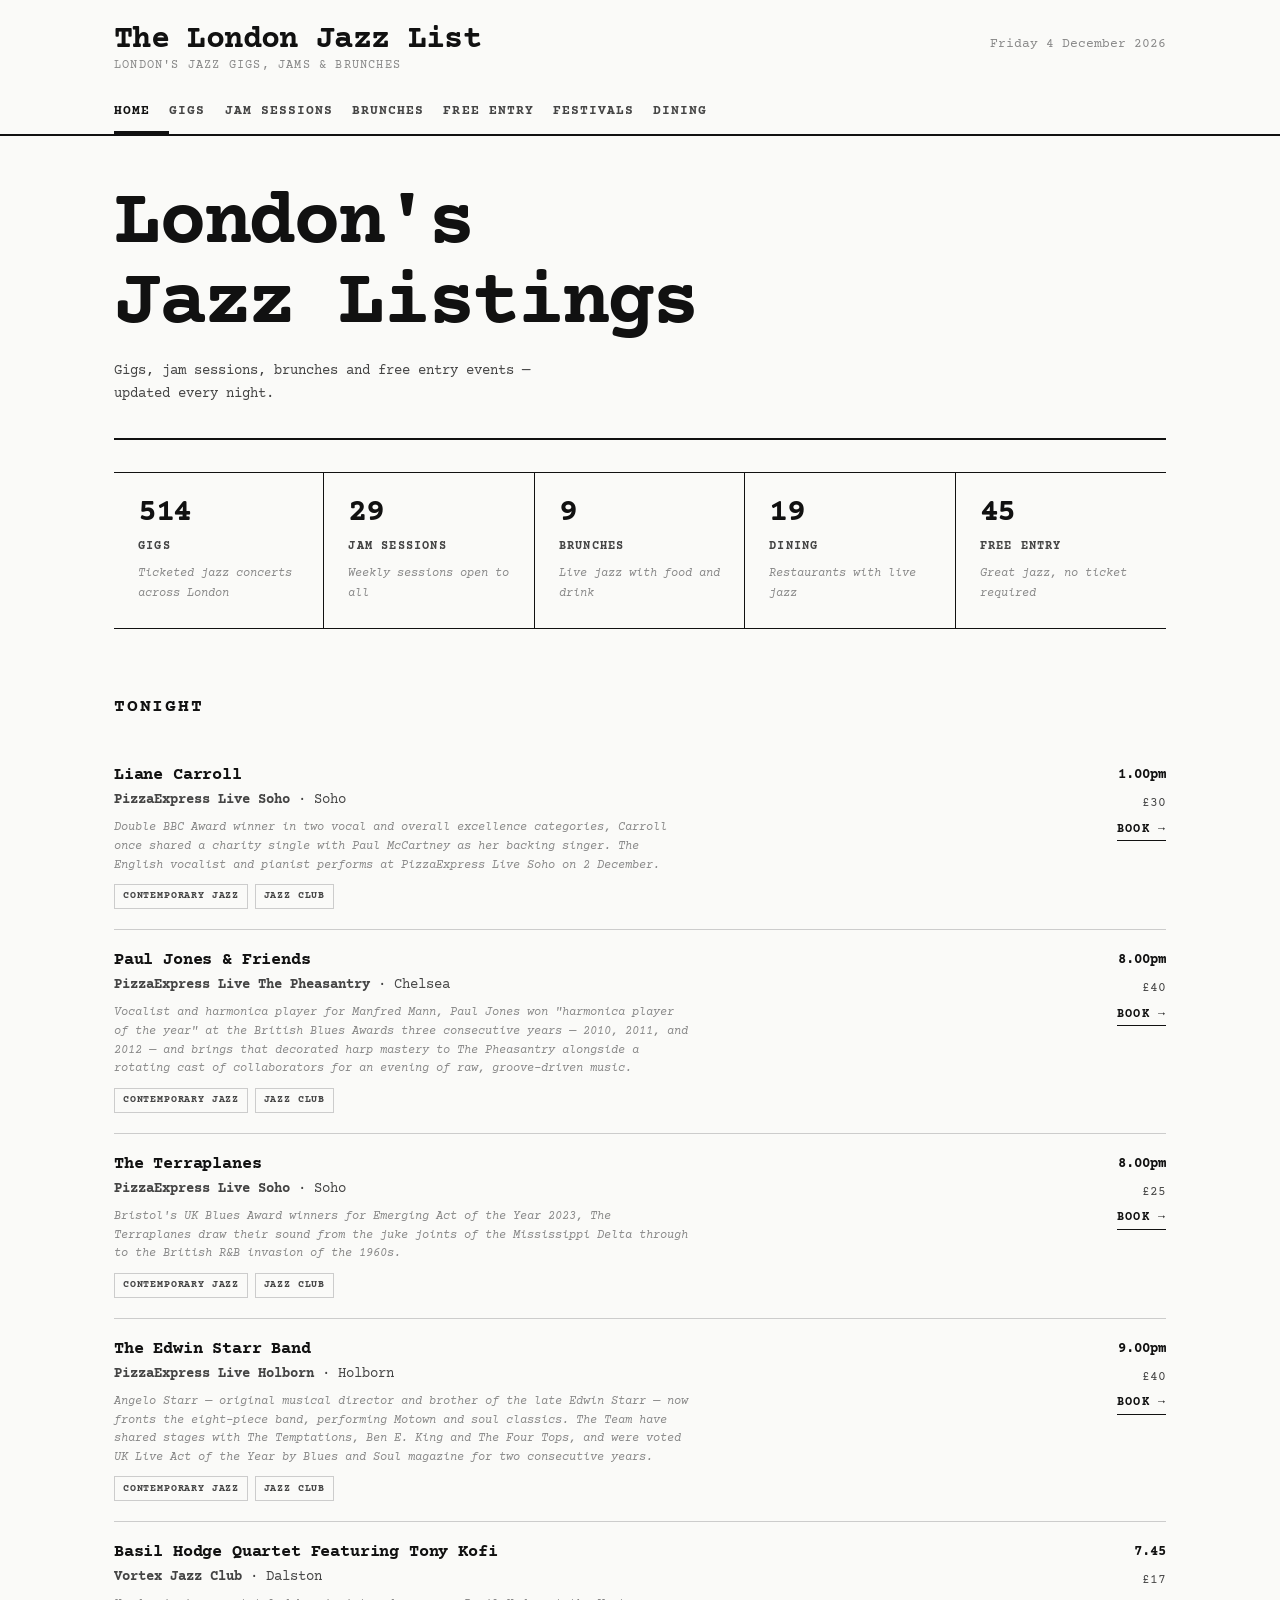
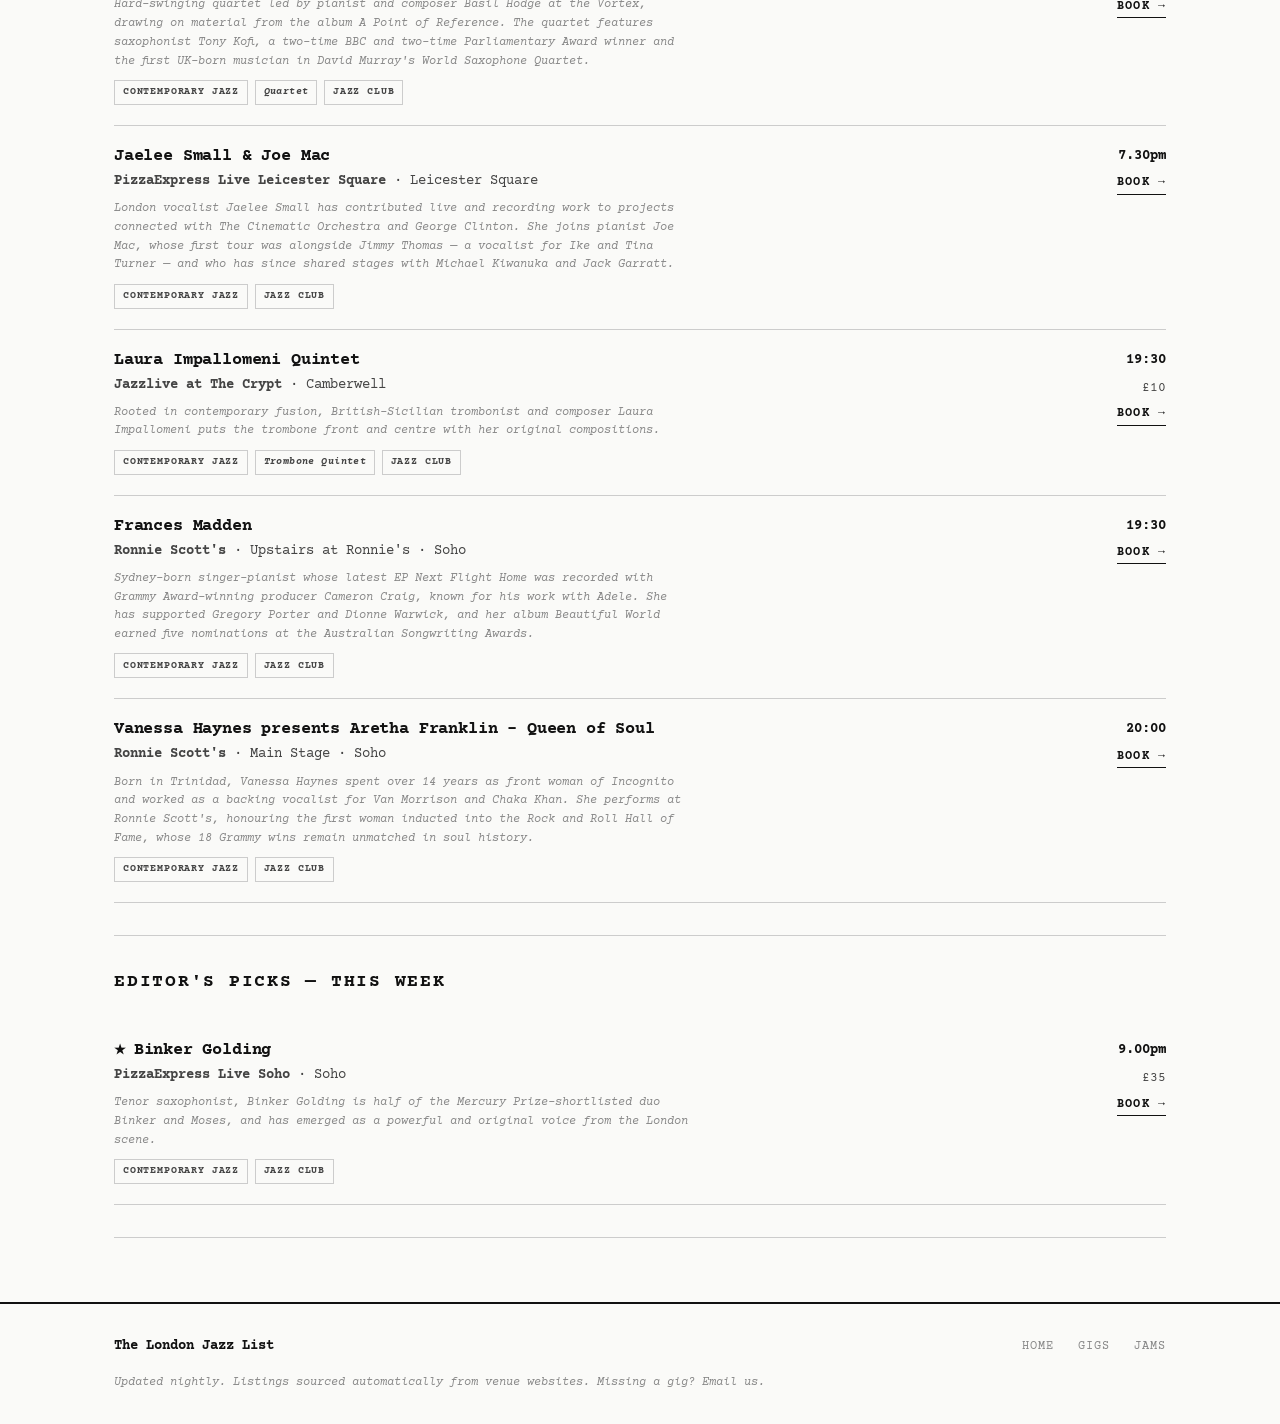
<file: index.html>
<!DOCTYPE html>
<html lang="en">
<head>
  <meta charset="UTF-8">
  <meta name="viewport" content="width=device-width, initial-scale=1.0">
  <title>The London Jazz List — Jazz Gigs, Jam Sessions, Brunches & Free Events</title>
  <meta name="description" content="London's most comprehensive jazz listings. Jazz gigs tonight, this week and beyond — plus jam sessions, jazz brunches, free entry concerts and festivals across London. Updated nightly.">
  <meta name="keywords" content="jazz gigs london, jazz london tonight, london jazz listings, jazz london this week, jazz events london, jazz concerts london, free jazz london, jazz brunch london, jazz jam session london, london jazz festival, best jazz clubs london, jazz near me london">
  <link rel="canonical" href="https://londonjazzlist.co.uk/">

  <!-- Open Graph -->
  <meta property="og:title" content="The London Jazz List — Jazz Gigs, Jam Sessions, Brunches & Free Events">
  <meta property="og:description" content="London's most comprehensive jazz listings. Jazz gigs tonight, this week and beyond — plus jam sessions, jazz brunches, free entry concerts and festivals across London. Updated nightly.">
  <meta property="og:url" content="https://londonjazzlist.co.uk/">
  <meta property="og:type" content="website">
  <meta property="og:site_name" content="The London Jazz List">
  <meta property="og:locale" content="en_GB">

  <!-- Twitter Card -->
  <meta name="twitter:card" content="summary">
  <meta name="twitter:title" content="The London Jazz List — Jazz Gigs, Jam Sessions, Brunches & Free Events">
  <meta name="twitter:description" content="London's most comprehensive jazz listings. Jazz gigs tonight, this week and beyond — plus jam sessions, jazz brunches, free entry concerts and festivals across London. Updated nightly.">

  <!-- Geo -->
  <meta name="geo.region" content="GB-LND">
  <meta name="geo.placename" content="London">

  <link rel="stylesheet" href="css/style.css">

  <script type="application/ld+json">
  {
    "@context": "https://schema.org",
    "@type": "WebSite",
    "name": "The London Jazz List",
    "url": "https://londonjazzlist.co.uk",
    "description": "London's most comprehensive jazz listings — gigs, jam sessions, brunches, free entry events and festivals. Updated nightly.",
    "potentialAction": {
      "@type": "SearchAction",
      "target": "https://londonjazzlist.co.uk/gigs.html?q={search_term_string}",
      "query-input": "required name=search_term_string"
    },
    "publisher": {
      "@type": "Organization",
      "name": "The London Jazz List",
      "url": "https://londonjazzlist.co.uk"
    }
  }
  </script>

<!-- built: 2026-06-09 17:11 -->
</head>
<body>

  <div id="header"></div>

  <main>
    <div class="container">

      <section class="home-hero">
        <h1>London's<br>Jazz Listings</h1>
        <p>Gigs, jam sessions, brunches and free entry events —<br>updated every night.</p>
      </section>

      <div class="home-sections" id="section-counts">
        <a href="gigs.html" class="home-section-link">
          <div class="home-section-count" id="count-gigs">—</div>
          <div class="home-section-label">Gigs</div>
          <div class="home-section-desc">Ticketed jazz concerts across London</div>
        </a>
        <a href="jams.html" class="home-section-link">
          <div class="home-section-count" id="count-jams">—</div>
          <div class="home-section-label">Jam Sessions</div>
          <div class="home-section-desc">Weekly sessions open to all</div>
        </a>
        <a href="brunches.html" class="home-section-link">
          <div class="home-section-count" id="count-brunches">—</div>
          <div class="home-section-label">Brunches</div>
          <div class="home-section-desc">Live jazz with food and drink</div>
        </a>
        <a href="dining.html" class="home-section-link">
          <div class="home-section-count" id="count-dining">—</div>
          <div class="home-section-label">Dining</div>
          <div class="home-section-desc">Restaurants with live jazz</div>
        </a>
        <a href="free.html" class="home-section-link">
          <div class="home-section-count" id="count-free">—</div>
          <div class="home-section-label">Free Entry</div>
          <div class="home-section-desc">Great jazz, no ticket required</div>
        </a>
      </div>

      <section class="home-tonight">
        <h2>Tonight</h2>
        <div id="tonight-list">
          <div class="loading">Loading</div>
        </div>
      </section>

      <section class="home-tonight">
        <h2>Editor's Picks — This Week</h2>
        <div id="picks-list">
          <div class="loading">Loading</div>
        </div>
      </section>

    </div>
  </main>

  <div id="footer"></div>

  <script src="js/data.js"></script>
  <script src="js/utils.js"></script>
  <script>
    document.getElementById('header').innerHTML = renderHeader('index.html');
    document.getElementById('footer').innerHTML = renderFooter();

    async function init() {
      const [gigs, jams, brunches, free, dining] = await Promise.all([
        fetchData('gigs'),
        fetchData('jam_sessions'),
        fetchData('brunches'),
        fetchData('free_entry'),
        fetchData('dining'),
      ]);

      const t = today();
      const futureGigs = gigs.filter(g => g.date >= t);
      const thisWeekGigs = futureGigs.filter(g => isThisWeek(g.date));

      // Section counts
      document.getElementById('count-gigs').textContent     = futureGigs.length;
      document.getElementById('count-jams').textContent     = jams.filter(j => j.active !== false).length;
      document.getElementById('count-brunches').textContent = brunches.length;
      document.getElementById('count-free').textContent     = free.length;
      document.getElementById('count-dining').textContent   = dining.length;

      // Tonight
      const tonightEl = document.getElementById('tonight-list');
      const tonightGigs = futureGigs.filter(g => isToday(g.date));
      if (tonightGigs.length) {
        tonightEl.innerHTML = tonightGigs.map(renderGigCard).join('');
      } else {
        showEmpty(tonightEl, 'No gigs listed for tonight yet — check back later.');
      }

      // Editor's picks this week
      const picksEl = document.getElementById('picks-list');
      const picks = thisWeekGigs
        .filter(g => g.editors_pick === true || g.editors_pick === 'TRUE')
        .slice(0, 5);
      if (picks.length) {
        picksEl.innerHTML = picks.map(renderGigCard).join('');
      } else {
        // Fall back to showing next 3 gigs
        const next = futureGigs.slice(0, 3);
        picksEl.innerHTML = next.length
          ? next.map(renderGigCard).join('')
          : '<div class="empty-state"><p>Check back soon.</p></div>';
      }
    }

    init();
  </script>
</body>
</html>
</file>
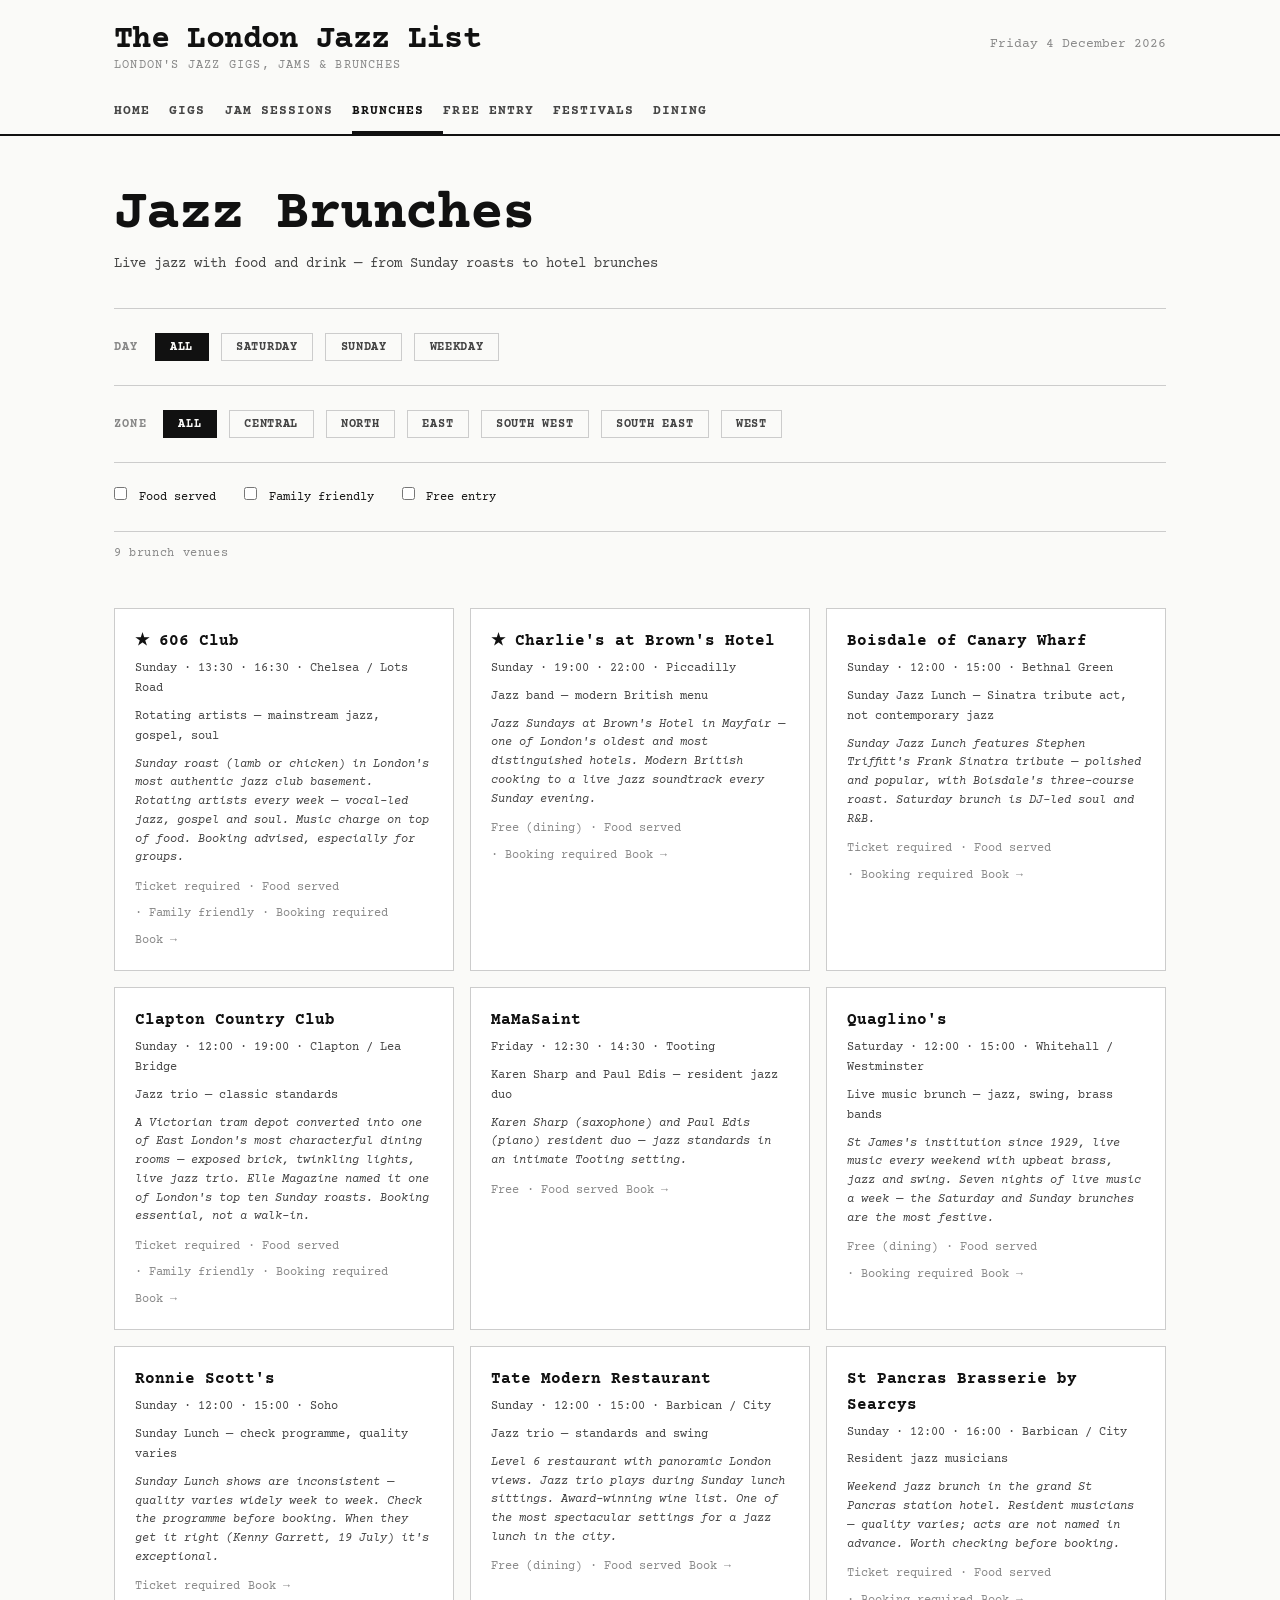
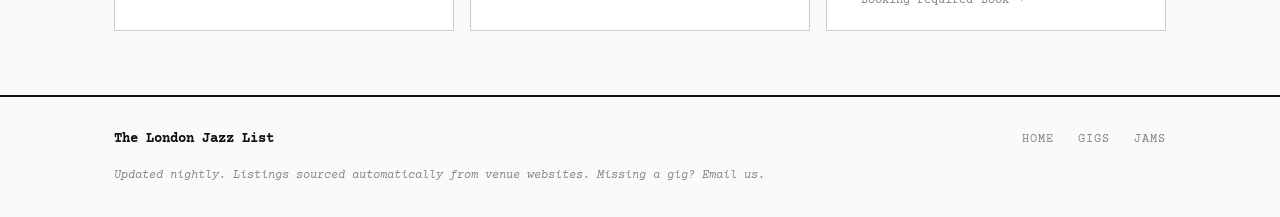
<file: brunches.html>
<!DOCTYPE html>
<html lang="en">
<head>
  <meta charset="UTF-8">
  <meta name="viewport" content="width=device-width, initial-scale=1.0">
  <title>Jazz Brunches London — Sunday Roasts & Lunches with Live Jazz | The London Jazz List</title>
  <meta name="description" content="London's best jazz brunches — Sunday roasts with live jazz, hotel brunches, lunchtime sessions. From the 606 Club to Clapton Country Club, Quaglino's and beyond.">
  <meta name="keywords" content="jazz brunch london, sunday jazz brunch london, jazz lunch london, live jazz sunday lunch london, jazz brunch soho, jazz brunch chelsea, sunday roast live jazz london, jazz restaurant london, 606 club sunday lunch, jazz afternoon tea london">
  <link rel="canonical" href="https://londonjazzlist.co.uk/brunches.html">

  <!-- Open Graph -->
  <meta property="og:title" content="Jazz Brunches London — Sunday Roasts & Lunches with Live Jazz | The London Jazz List">
  <meta property="og:description" content="London's best jazz brunches — Sunday roasts with live jazz, hotel brunches, lunchtime sessions. From the 606 Club to Clapton Country Club, Quaglino's and beyond.">
  <meta property="og:url" content="https://londonjazzlist.co.uk/brunches.html">
  <meta property="og:type" content="website">
  <meta property="og:site_name" content="The London Jazz List">
  <meta property="og:locale" content="en_GB">

  <!-- Twitter Card -->
  <meta name="twitter:card" content="summary">
  <meta name="twitter:title" content="Jazz Brunches London — Sunday Roasts & Lunches with Live Jazz | The London Jazz List">
  <meta name="twitter:description" content="London's best jazz brunches — Sunday roasts with live jazz, hotel brunches, lunchtime sessions. From the 606 Club to Clapton Country Club, Quaglino's and beyond.">

  <!-- Geo -->
  <meta name="geo.region" content="GB-LND">
  <meta name="geo.placename" content="London">

  <link rel="stylesheet" href="css/style.css">

  <script type="application/ld+json">
  {
    "@context": "https://schema.org",
    "@type": "ItemList",
    "name": "London Jazz Events",
    "description": "Upcoming jazz events in London",
    "url": "https://londonjazzlist.co.uk/gigs.html"
  }
  </script>

</head>
<body>

  <div id="header"></div>

  <main>
    <div class="container">

      <section class="page-hero">
        <h1>Jazz Brunches</h1>
        <p class="subtitle">Live jazz with food and drink — from Sunday roasts to hotel brunches</p>
      </section>

      <div class="filters">
        <span class="filter-label">Day</span>
        <button class="filter-btn active" data-day="all">All</button>
        <button class="filter-btn" data-day="Saturday">Saturday</button>
        <button class="filter-btn" data-day="Sunday">Sunday</button>
        <button class="filter-btn" data-day="weekday">Weekday</button>
      </div>

      <div class="filters">
        <span class="filter-label">Zone</span>
        <button class="filter-btn active" data-zone="all">All</button>
        <button class="filter-btn" data-zone="Central">Central</button>
        <button class="filter-btn" data-zone="North">North</button>
        <button class="filter-btn" data-zone="East">East</button>
        <button class="filter-btn" data-zone="South West">South West</button>
        <button class="filter-btn" data-zone="South East">South East</button>
        <button class="filter-btn" data-zone="West">West</button>
      </div>

      <div class="filters">
        <label style="font-size:0.75rem;cursor:pointer">
          <input type="checkbox" id="food-only" style="margin-right:0.3rem">
          Food served
        </label>
        <label style="font-size:0.75rem;cursor:pointer;margin-left:1rem">
          <input type="checkbox" id="family-only" style="margin-right:0.3rem">
          Family friendly
        </label>
        <label style="font-size:0.75rem;cursor:pointer;margin-left:1rem">
          <input type="checkbox" id="free-brunch" style="margin-right:0.3rem">
          Free entry
        </label>
      </div>

      <div class="result-count" id="result-count"></div>
      <div class="brunch-grid" id="brunch-grid"></div>

    </div>
  </main>

  <div id="footer"></div>

  <script src="js/data.js"></script>
  <script src="js/utils.js"></script>
  <script>
    document.getElementById('header').innerHTML = renderHeader('brunches.html');
    document.getElementById('footer').innerHTML = renderFooter();

    let allBrunches = [];
    let activeDay  = 'all';
    let activeZone = 'all';
    let foodOnly   = false;
    let familyOnly = false;
    let freeOnly   = false;

    const WEEKDAYS = ['Monday','Tuesday','Wednesday','Thursday','Friday'];

    async function init() {
      allBrunches = await fetchData('brunches');
      render();
    }

    function getFiltered() {
      return allBrunches.filter(b => {
        if (activeDay === 'Saturday' && b.day_of_week !== 'Saturday') return false;
        if (activeDay === 'Sunday'   && b.day_of_week !== 'Sunday')   return false;
        if (activeDay === 'weekday'  && !WEEKDAYS.includes(b.day_of_week)) return false;
        if (activeZone !== 'all' && b.zone !== activeZone)            return false;
        if (foodOnly   && b.food_served !== true && b.food_served !== 'TRUE') return false;
        if (familyOnly && b.family_friendly !== true && b.family_friendly !== 'TRUE') return false;
        if (freeOnly   && b.price_type !== 'Free' && b.price_type !== 'Free (dining)') return false;
        return true;
      })
        .sort((a, b) => {
          const ta = a.music_quality_tier || 2;
          const tb = b.music_quality_tier || 2;
          if (ta !== tb) return ta - tb;
          return (a.venue_name || '').localeCompare(b.venue_name || '');
        });
    }

    function render() {
      const filtered = getFiltered();
      document.getElementById('result-count').textContent =
        `${filtered.length} brunch venue${filtered.length !== 1 ? 's' : ''}`;

      const grid = document.getElementById('brunch-grid');
      if (!filtered.length) {
        showEmpty(grid, 'No brunch venues found for these filters.');
        return;
      }
      grid.innerHTML = filtered.map(renderBrunchCard).join('');
    }

    document.querySelectorAll('[data-day]').forEach(btn => {
      btn.addEventListener('click', () => {
        document.querySelectorAll('[data-day]').forEach(b => b.classList.remove('active'));
        btn.classList.add('active');
        activeDay = btn.dataset.day;
        render();
      });
    });

    document.querySelectorAll('[data-zone]').forEach(btn => {
      btn.addEventListener('click', () => {
        document.querySelectorAll('[data-zone]').forEach(b => b.classList.remove('active'));
        btn.classList.add('active');
        activeZone = btn.dataset.zone;
        render();
      });
    });

    document.getElementById('food-only').addEventListener('change',   e => { foodOnly = e.target.checked; render(); });
    document.getElementById('family-only').addEventListener('change', e => { familyOnly = e.target.checked; render(); });
    document.getElementById('free-brunch').addEventListener('change', e => { freeOnly = e.target.checked; render(); });

    init();
  </script>
</body>
</html>
</file>
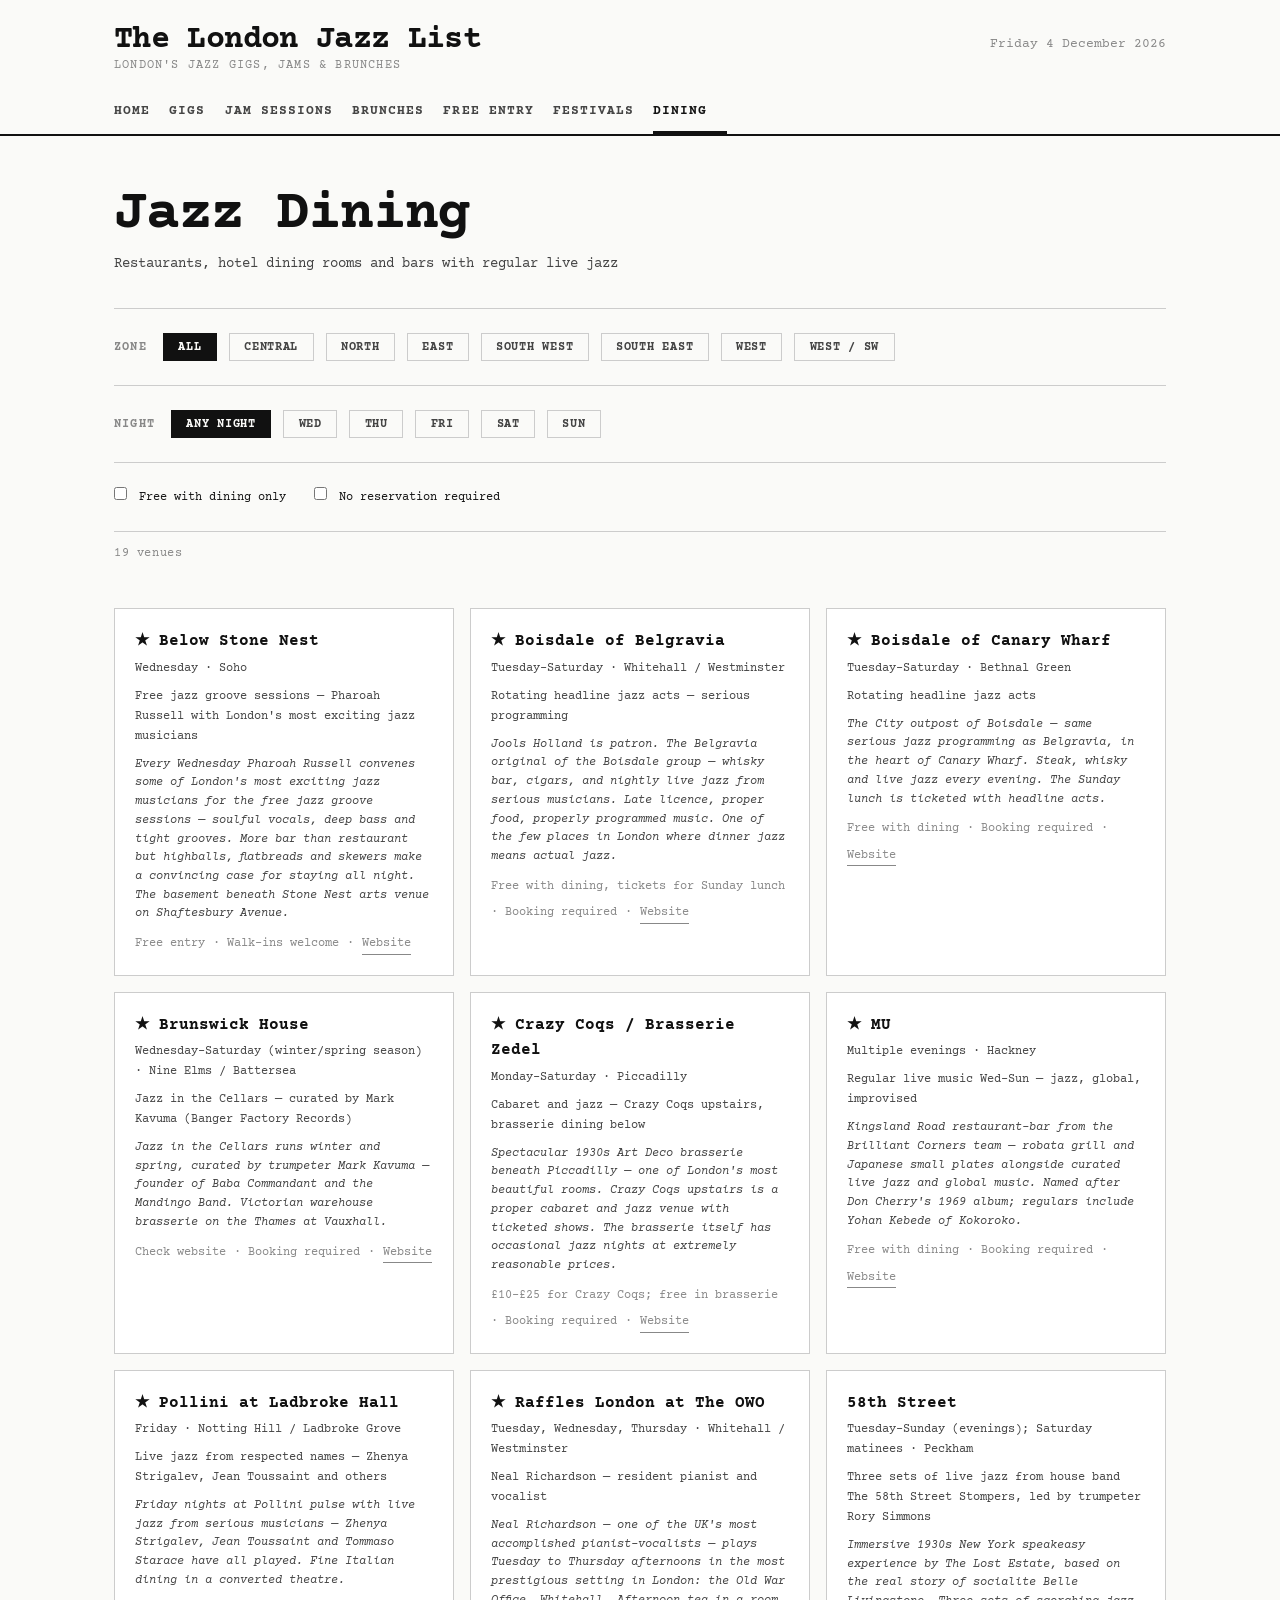
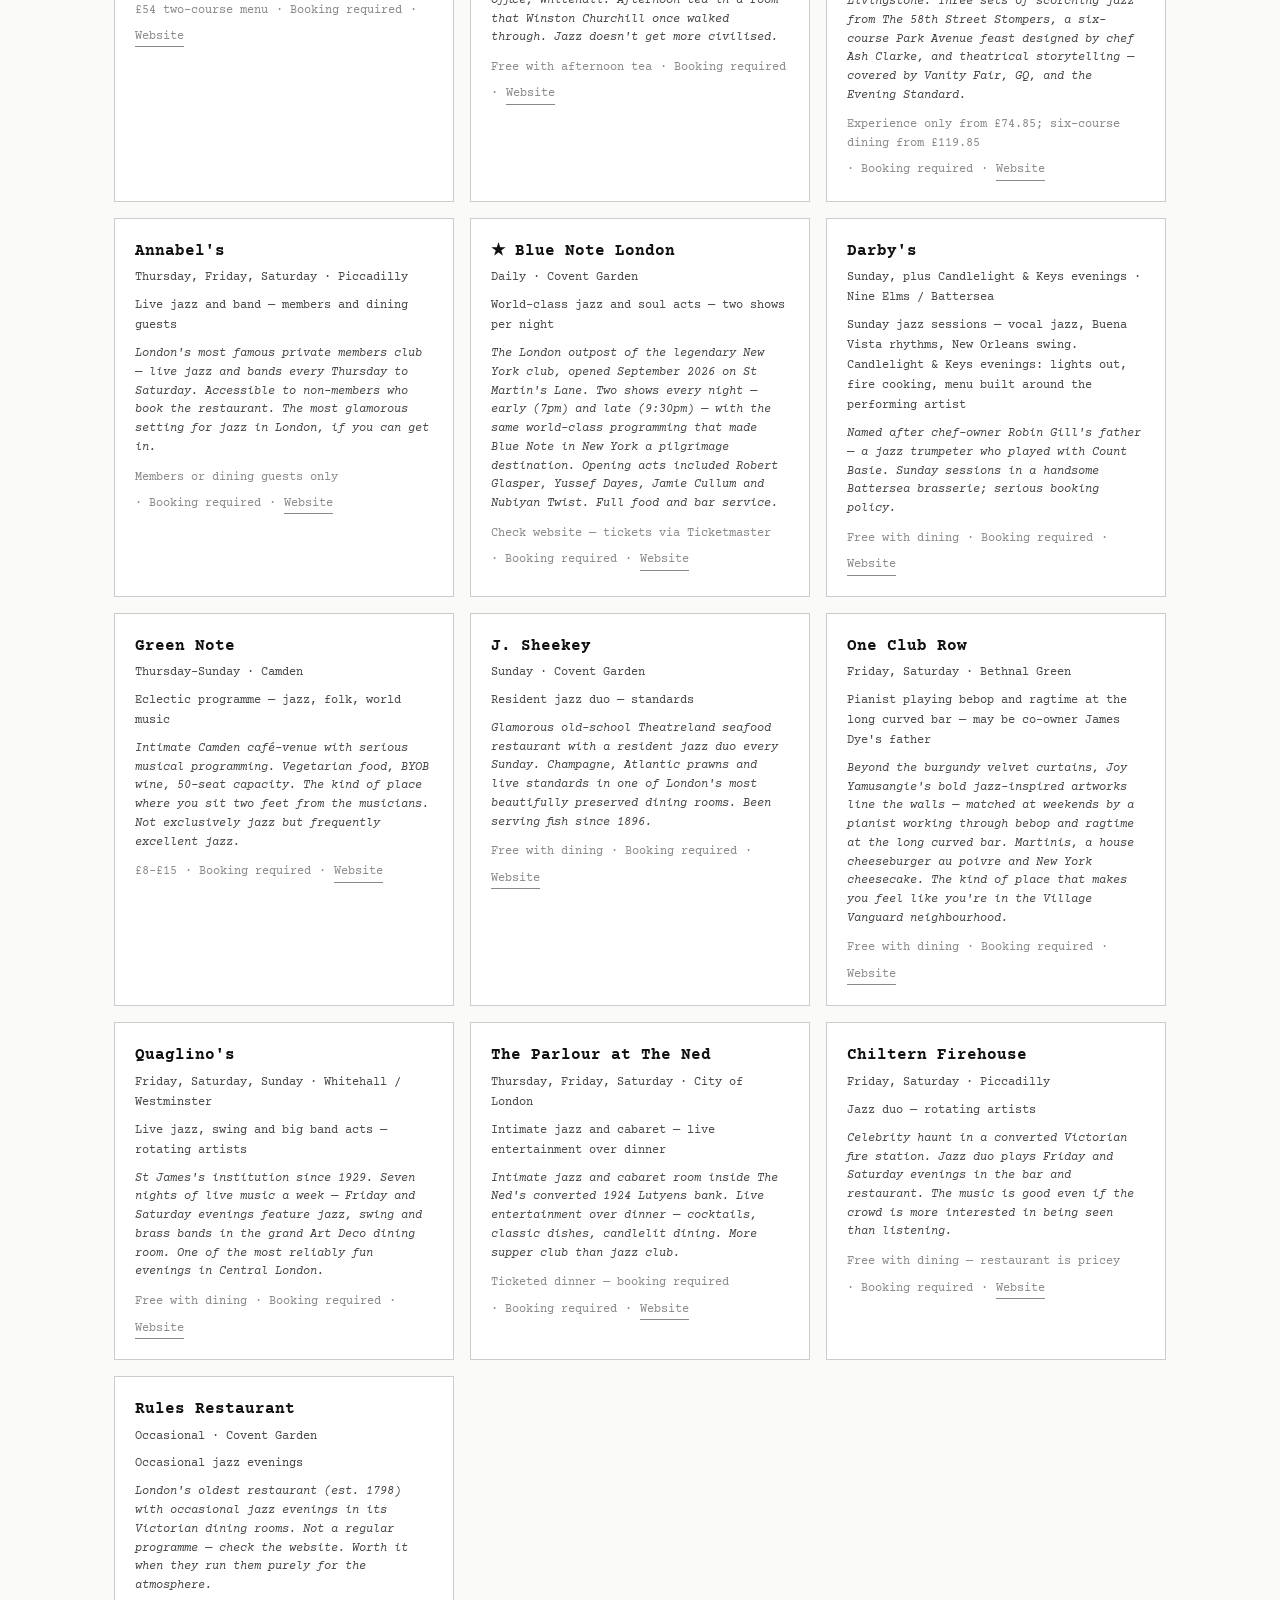
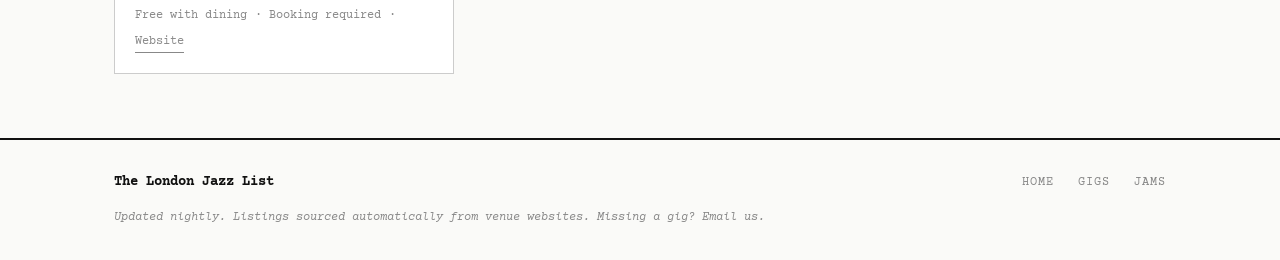
<file: dining.html>
<!DOCTYPE html>
<html lang="en">
<head>
  <meta charset="UTF-8">
  <meta name="viewport" content="width=device-width, initial-scale=1.0">
  <title>Jazz Dining London — Restaurants with Live Jazz | The London Jazz List</title>
  <meta name="description" content="London restaurants and bars with regular live jazz — from Boisdale and Quaglino's to Brunswick House, Below Stone Nest, Toulouse Lautrec and the Bull's Head Barnes.">
  <meta name="keywords" content="restaurants with live jazz london, jazz dining london, live jazz restaurant london, jazz bar london, jazz night out london, boisdale london jazz, quaglinos jazz, brunswick house jazz, toulouse lautrec jazz brixton, jazz date night london, live music dinner london">
  <link rel="canonical" href="https://londonjazzlist.co.uk/dining.html">

  <!-- Open Graph -->
  <meta property="og:title" content="Jazz Dining London — Restaurants with Live Jazz | The London Jazz List">
  <meta property="og:description" content="London restaurants and bars with regular live jazz — from Boisdale and Quaglino's to Brunswick House, Below Stone Nest, Toulouse Lautrec and the Bull's Head Barnes.">
  <meta property="og:url" content="https://londonjazzlist.co.uk/dining.html">
  <meta property="og:type" content="website">
  <meta property="og:site_name" content="The London Jazz List">
  <meta property="og:locale" content="en_GB">

  <!-- Twitter Card -->
  <meta name="twitter:card" content="summary">
  <meta name="twitter:title" content="Jazz Dining London — Restaurants with Live Jazz | The London Jazz List">
  <meta name="twitter:description" content="London restaurants and bars with regular live jazz — from Boisdale and Quaglino's to Brunswick House, Below Stone Nest, Toulouse Lautrec and the Bull's Head Barnes.">

  <!-- Geo -->
  <meta name="geo.region" content="GB-LND">
  <meta name="geo.placename" content="London">

  <link rel="stylesheet" href="css/style.css">

  <script type="application/ld+json">
  {
    "@context": "https://schema.org",
    "@type": "ItemList",
    "name": "London Jazz Events",
    "description": "Upcoming jazz events in London",
    "url": "https://londonjazzlist.co.uk/gigs.html"
  }
  </script>

</head>
<body>

  <div id="header"></div>

  <main>
    <div class="container">

      <section class="page-hero">
        <h1>Jazz Dining</h1>
        <p class="subtitle">Restaurants, hotel dining rooms and bars with regular live jazz</p>
      </section>

      <div class="filters">
        <span class="filter-label">Zone</span>
        <button class="filter-btn active" data-zone="all">All</button>
        <button class="filter-btn" data-zone="Central">Central</button>
        <button class="filter-btn" data-zone="North">North</button>
        <button class="filter-btn" data-zone="East">East</button>
        <button class="filter-btn" data-zone="South West">South West</button>
        <button class="filter-btn" data-zone="South East">South East</button>
        <button class="filter-btn" data-zone="West">West</button>
        <button class="filter-btn" data-zone="West / South West">West / SW</button>
      </div>

      <div class="filters">
        <span class="filter-label">Night</span>
        <button class="filter-btn active" data-day="all">Any night</button>
        <button class="filter-btn" data-day="Wednesday">Wed</button>
        <button class="filter-btn" data-day="Thursday">Thu</button>
        <button class="filter-btn" data-day="Friday">Fri</button>
        <button class="filter-btn" data-day="Saturday">Sat</button>
        <button class="filter-btn" data-day="Sunday">Sun</button>
      </div>

      <div class="filters">
        <label style="font-size:0.75rem;cursor:pointer">
          <input type="checkbox" id="free-only" style="margin-right:0.3rem">
          Free with dining only
        </label>
        <label style="font-size:0.75rem;cursor:pointer;margin-left:1rem">
          <input type="checkbox" id="no-booking" style="margin-right:0.3rem">
          No reservation required
        </label>
      </div>

      <div class="result-count" id="result-count"></div>
      <div class="brunch-grid" id="dining-grid"></div>

    </div>
  </main>

  <div id="footer"></div>

  <script src="js/data.js"></script>
  <script src="js/utils.js"></script>
  <script>
    document.getElementById('header').innerHTML = renderHeader('dining.html');
    document.getElementById('footer').innerHTML = renderFooter();

    let allDining = [];
    let activeZone = 'all';
    let activeDay  = 'all';
    let freeOnly   = false;
    let noBooking  = false;

    async function init() {
      allDining = await fetchData('dining');
      render();
    }

    function getFiltered() {
      return allDining.filter(d => {
        if (activeZone !== 'all' && d.zone !== activeZone) return false;
        if (activeDay !== 'all' && !d.days_of_week.includes(activeDay)) return false;
        if (freeOnly && !d.price_type.includes('Free')) return false;
        if (noBooking && d.reservation_required === true) return false;
        return true;
      })
        .sort((a, b) => {
          const ta = a.music_quality_tier || 2;
          const tb = b.music_quality_tier || 2;
          if (ta !== tb) return ta - tb;
          return (a.venue_name || '').localeCompare(b.venue_name || '');
        });
    }

    function render() {
      const filtered = getFiltered();
      document.getElementById('result-count').textContent =
        `${filtered.length} venue${filtered.length !== 1 ? 's' : ''}`;

      const grid = document.getElementById('dining-grid');
      if (!filtered.length) {
        showEmpty(grid, 'No venues found for these filters.');
        return;
      }
      grid.innerHTML = filtered.map(renderDiningCard).join('');
    }

    document.querySelectorAll('[data-zone]').forEach(btn => {
      btn.addEventListener('click', () => {
        document.querySelectorAll('[data-zone]').forEach(b => b.classList.remove('active'));
        btn.classList.add('active');
        activeZone = btn.dataset.zone;
        render();
      });
    });

    document.querySelectorAll('[data-day]').forEach(btn => {
      btn.addEventListener('click', () => {
        document.querySelectorAll('[data-day]').forEach(b => b.classList.remove('active'));
        btn.classList.add('active');
        activeDay = btn.dataset.day;
        render();
      });
    });

    document.getElementById('free-only').addEventListener('change', e => { freeOnly = e.target.checked; render(); });
    document.getElementById('no-booking').addEventListener('change', e => { noBooking = e.target.checked; render(); });

    init();
  </script>
</body>
</html>
</file>
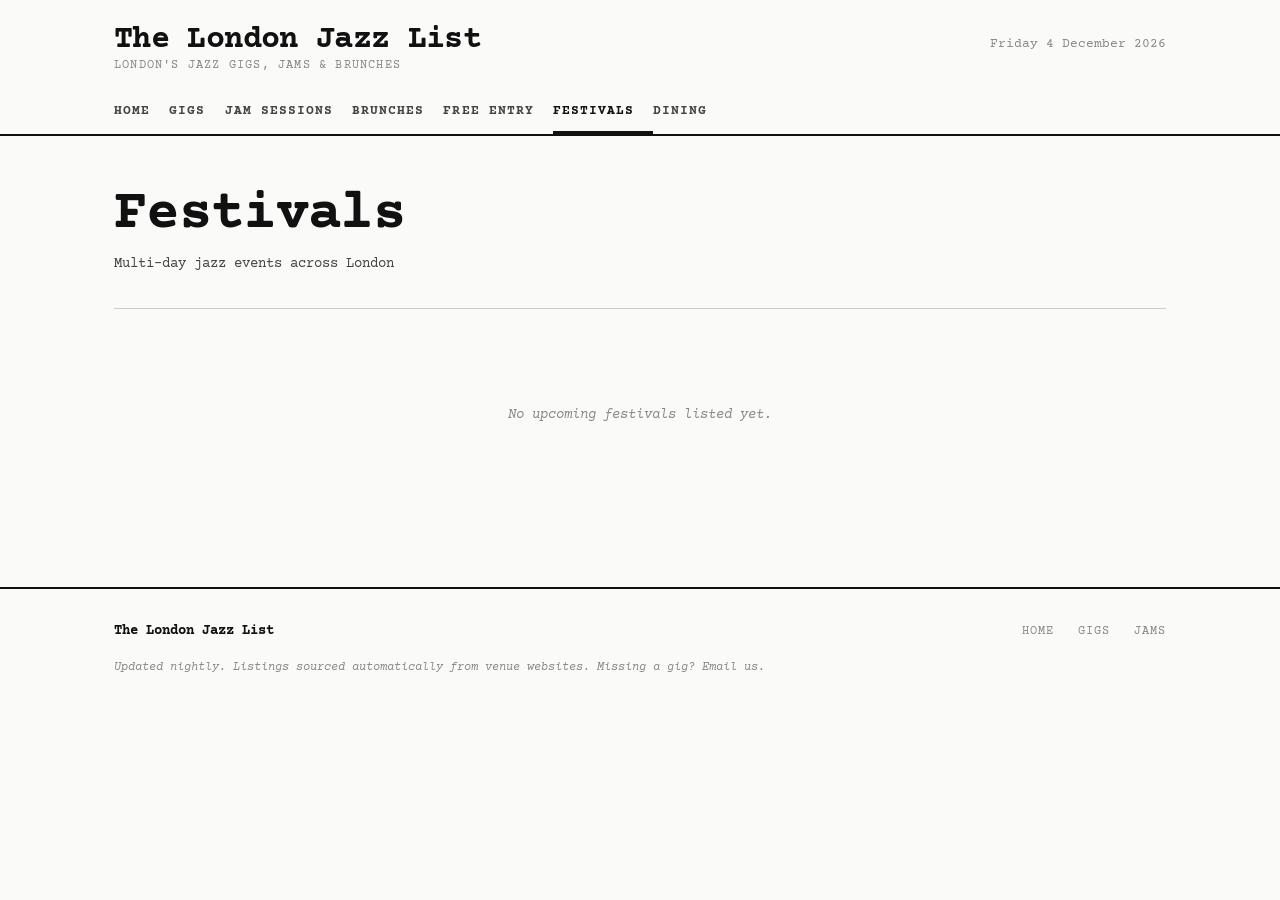
<file: festivals.html>
<!DOCTYPE html>
<html lang="en">
<head>
  <meta charset="UTF-8">
  <meta name="viewport" content="width=device-width, initial-scale=1.0">
  <title>Jazz Festivals London 2026 | The London Jazz List</title>
  <meta name="description" content="London jazz festivals 2026 — EFG London Jazz Festival, Battersea Jazz Festival, Jazz on Wick, Meltdown, De Beauvoir Jazz Festival and the Serious Promotions summer series.">
  <meta name="keywords" content="london jazz festival 2026, efg london jazz festival, battersea jazz festival, jazz on wick hackney, meltdown festival jazz, de beauvoir jazz festival, serious promotions jazz london, summer jazz london 2026, jazz festival london">
  <link rel="canonical" href="https://londonjazzlist.co.uk/festivals.html">

  <!-- Open Graph -->
  <meta property="og:title" content="Jazz Festivals London 2026 | The London Jazz List">
  <meta property="og:description" content="London jazz festivals 2026 — EFG London Jazz Festival, Battersea Jazz Festival, Jazz on Wick, Meltdown, De Beauvoir Jazz Festival and the Serious Promotions summer series.">
  <meta property="og:url" content="https://londonjazzlist.co.uk/festivals.html">
  <meta property="og:type" content="website">
  <meta property="og:site_name" content="The London Jazz List">
  <meta property="og:locale" content="en_GB">

  <!-- Twitter Card -->
  <meta name="twitter:card" content="summary">
  <meta name="twitter:title" content="Jazz Festivals London 2026 | The London Jazz List">
  <meta name="twitter:description" content="London jazz festivals 2026 — EFG London Jazz Festival, Battersea Jazz Festival, Jazz on Wick, Meltdown, De Beauvoir Jazz Festival and the Serious Promotions summer series.">

  <!-- Geo -->
  <meta name="geo.region" content="GB-LND">
  <meta name="geo.placename" content="London">

  <link rel="stylesheet" href="css/style.css">

  <script type="application/ld+json">
  {
    "@context": "https://schema.org",
    "@type": "ItemList",
    "name": "London Jazz Events",
    "description": "Upcoming jazz events in London",
    "url": "https://londonjazzlist.co.uk/gigs.html"
  }
  </script>

</head>
<body>

  <div id="header"></div>

  <main>
    <div class="container">

      <section class="page-hero">
        <h1>Festivals</h1>
        <p class="subtitle">Multi-day jazz events across London</p>
      </section>

      <div id="festivals-list" class="listings">
        <div class="loading">Loading</div>
      </div>

    </div>
  </main>

  <div id="footer"></div>

  <script src="js/data.js"></script>
  <script src="js/utils.js"></script>
  <script>
    document.getElementById('header').innerHTML = renderHeader('festivals.html');
    document.getElementById('footer').innerHTML = renderFooter();

    async function init() {
      const festivals = await fetchData('festivals');
      const t = today();
      const upcoming = festivals
        .filter(f => !f.end_date || f.end_date >= t)
        .sort((a, b) => (a.start_date || '').localeCompare(b.start_date || ''));

      const el = document.getElementById('festivals-list');

      if (!upcoming.length) {
        showEmpty(el, 'No upcoming festivals listed yet.');
        return;
      }

      el.innerHTML = upcoming.map(f => {
        const dateRange = f.start_date && f.end_date
          ? `${formatDateShort(f.start_date)} – ${formatDateShort(f.end_date)}`
          : f.start_date ? formatDate(f.start_date) : '';

        const isActive = f.start_date <= t && f.end_date >= t;
        const isFree = f.ticketed === false || f.ticketed === 'FALSE';

        return `
          <div class="gig-card ${isActive ? 'editors-pick' : ''}">
            <div class="gig-main">
              <div class="gig-artist">${esc(f.festival_name)}</div>
              <div class="gig-venue">
                <span class="gig-venue-name">${esc(f.venue_summary || '')}</span>
                ${f.zone ? ` · ${esc(f.zone)}` : ''}
              </div>
              ${f.description ? `<div class="gig-description">${esc(f.description)}</div>` : ''}
              <div class="gig-tags">
                ${isActive ? '<span class="tag tag-special">On now</span>' : ''}
                ${isFree ? '<span class="tag tag-free">Free</span>' : ''}
              </div>
            </div>
            <div class="gig-aside">
              <div class="gig-time">${esc(dateRange)}</div>
              ${f.price_range ? `<div class="gig-price">${esc(f.price_range)}</div>` : ''}
              ${f.website ? `<a href="${esc(f.website)}" target="_blank" rel="noopener" class="gig-ticket-link">More info →</a>` : ''}
            </div>
          </div>`;
      }).join('');
    }

    init();
  </script>
</body>
</html>
</file>
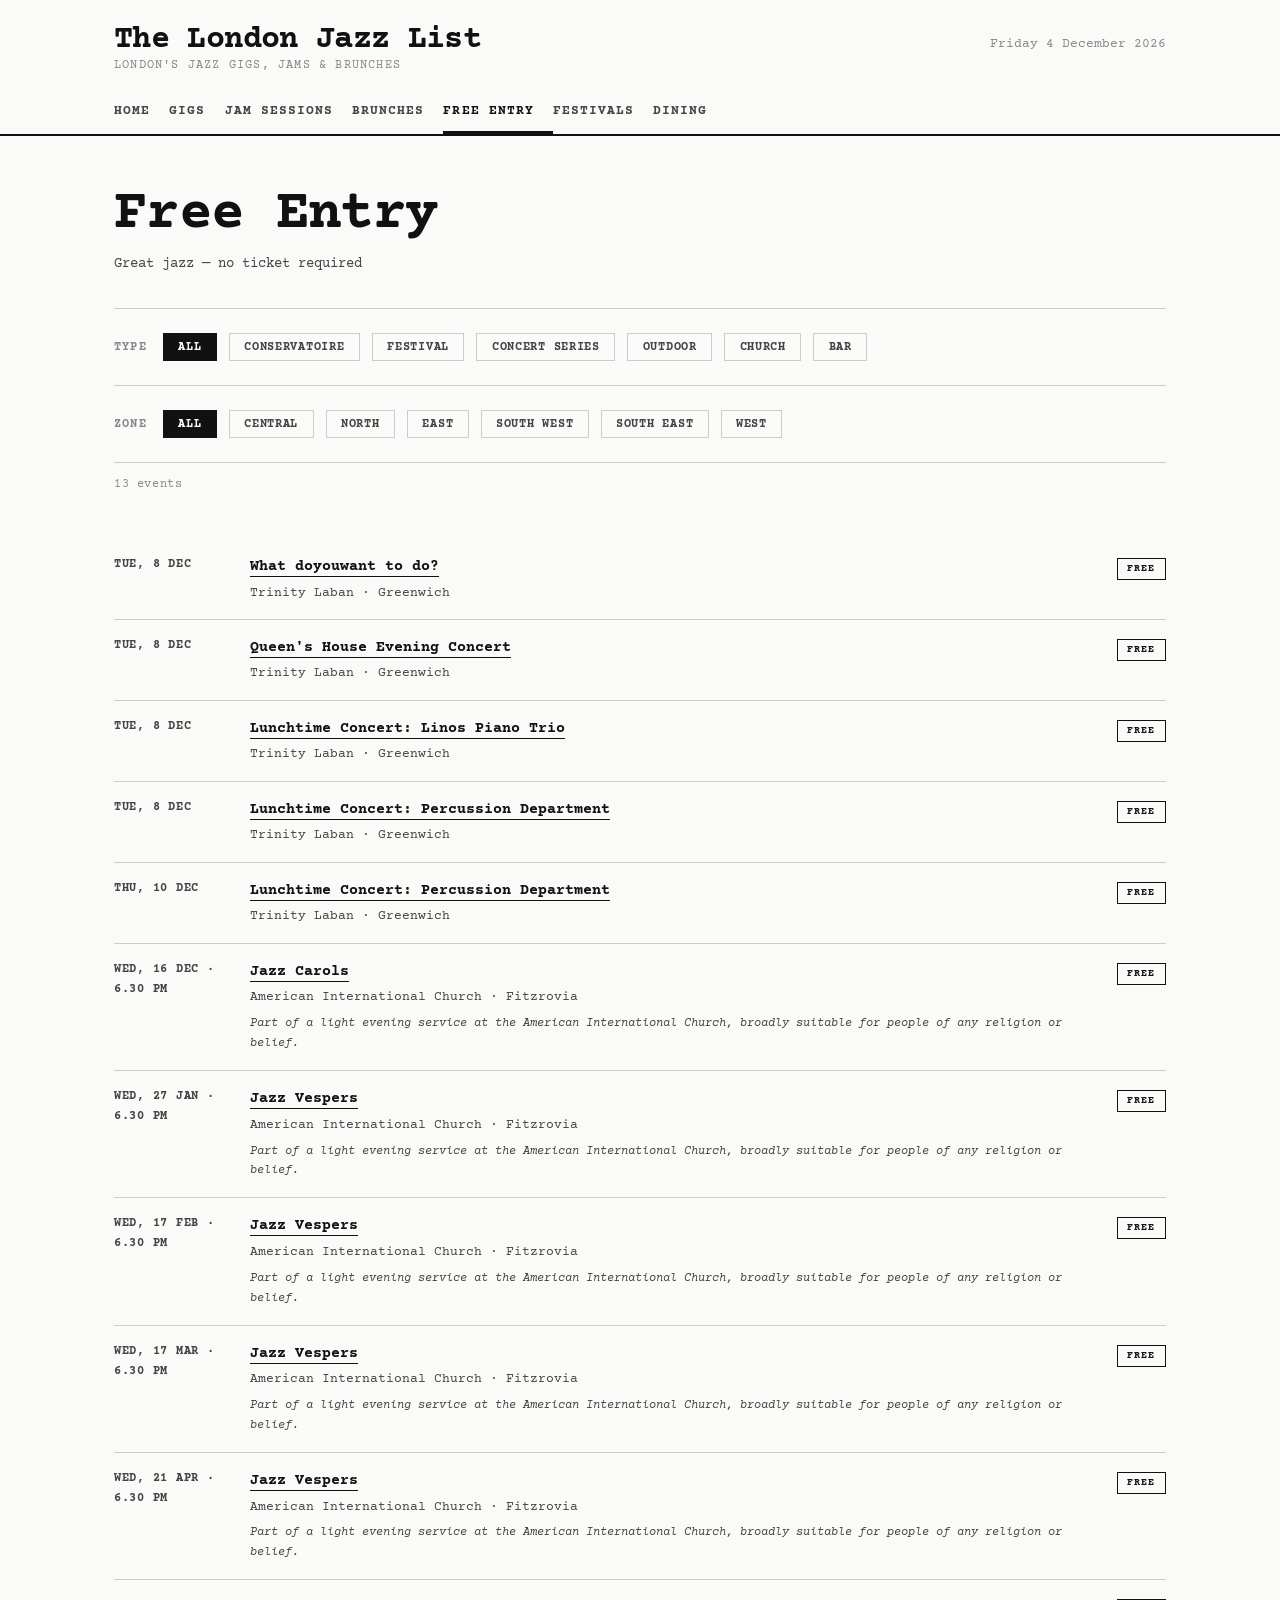
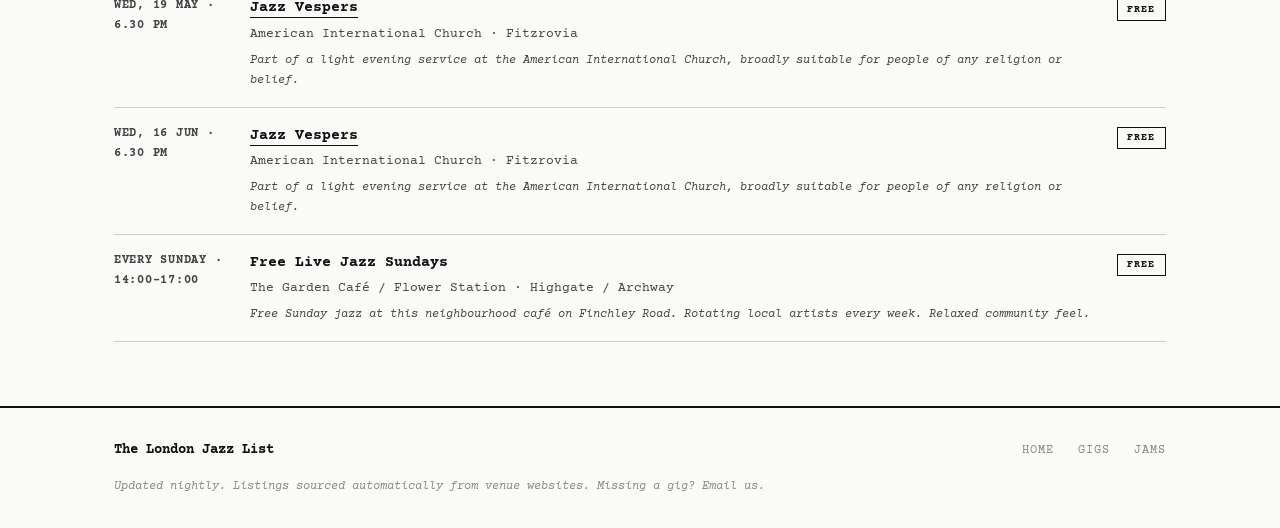
<file: free.html>
<!DOCTYPE html>
<html lang="en">
<head>
  <meta charset="UTF-8">
  <meta name="viewport" content="width=device-width, initial-scale=1.0">
  <title>Free Jazz London — Free Entry Concerts & Events | The London Jazz List</title>
  <meta name="description" content="Free jazz in London — conservatoire recitals, outdoor concerts, church sessions and free-entry bar gigs. Guildhall, Trinity Laban, Battersea Jazz Festival, Cadogan Out to Lunch and more.">
  <meta name="keywords" content="free jazz london, free jazz gigs london, free jazz london tonight, free jazz concerts london, guildhall jazz recitals free, trinity laban free concerts, free jazz this week london, battersea jazz festival free, free jazz outdoor london, conservatoire jazz free london">
  <link rel="canonical" href="https://londonjazzlist.co.uk/free.html">

  <!-- Open Graph -->
  <meta property="og:title" content="Free Jazz London — Free Entry Concerts & Events | The London Jazz List">
  <meta property="og:description" content="Free jazz in London — conservatoire recitals, outdoor concerts, church sessions and free-entry bar gigs. Guildhall, Trinity Laban, Battersea Jazz Festival, Cadogan Out to Lunch and more.">
  <meta property="og:url" content="https://londonjazzlist.co.uk/free.html">
  <meta property="og:type" content="website">
  <meta property="og:site_name" content="The London Jazz List">
  <meta property="og:locale" content="en_GB">

  <!-- Twitter Card -->
  <meta name="twitter:card" content="summary">
  <meta name="twitter:title" content="Free Jazz London — Free Entry Concerts & Events | The London Jazz List">
  <meta name="twitter:description" content="Free jazz in London — conservatoire recitals, outdoor concerts, church sessions and free-entry bar gigs. Guildhall, Trinity Laban, Battersea Jazz Festival, Cadogan Out to Lunch and more.">

  <!-- Geo -->
  <meta name="geo.region" content="GB-LND">
  <meta name="geo.placename" content="London">

  <link rel="stylesheet" href="css/style.css">

  <script type="application/ld+json">
  {
    "@context": "https://schema.org",
    "@type": "ItemList",
    "name": "London Jazz Events",
    "description": "Upcoming jazz events in London",
    "url": "https://londonjazzlist.co.uk/gigs.html"
  }
  </script>

</head>
<body>

  <div id="header"></div>

  <main>
    <div class="container">

      <section class="page-hero">
        <h1>Free Entry</h1>
        <p class="subtitle">Great jazz — no ticket required</p>
      </section>

      <div class="filters">
        <span class="filter-label">Type</span>
        <button class="filter-btn active" data-type="all">All</button>
        <button class="filter-btn" data-type="Conservatoire recital">Conservatoire</button>
        <button class="filter-btn" data-type="Festival free stage">Festival</button>
        <button class="filter-btn" data-type="Free concert series">Concert series</button>
        <button class="filter-btn" data-type="Outdoor / public space">Outdoor</button>
        <button class="filter-btn" data-type="Church concert">Church</button>
        <button class="filter-btn" data-type="Bar / restaurant free entry">Bar</button>
      </div>

      <div class="filters">
        <span class="filter-label">Zone</span>
        <button class="filter-btn active" data-zone="all">All</button>
        <button class="filter-btn" data-zone="Central">Central</button>
        <button class="filter-btn" data-zone="North">North</button>
        <button class="filter-btn" data-zone="East">East</button>
        <button class="filter-btn" data-zone="South West">South West</button>
        <button class="filter-btn" data-zone="South East">South East</button>
        <button class="filter-btn" data-zone="West">West</button>
      </div>

      <div class="result-count" id="result-count"></div>
      <div class="free-list" id="free-list"></div>

    </div>
  </main>

  <div id="footer"></div>

  <script src="js/data.js"></script>
  <script src="js/utils.js"></script>
  <script>
    document.getElementById('header').innerHTML = renderHeader('free.html');
    document.getElementById('footer').innerHTML = renderFooter();

    let allFree = [];
    let activeType = 'all';
    let activeZone = 'all';

    async function init() {
      const items = await fetchData('free_entry');
      const t = today();
      allFree = items
        .filter(i => !i.date || i.date >= t)
        .sort((a, b) => {
          if (!a.date && !b.date) return 0;
          if (!a.date) return 1;
          if (!b.date) return -1;
          return a.date.localeCompare(b.date);
        });
      render();
    }

    function getFiltered() {
      return allFree.filter(i => {
        if (activeType !== 'all' && i.free_entry_type !== activeType) return false;
        if (activeZone !== 'all' && i.zone !== activeZone)            return false;
        return true;
      });
    }

    function render() {
      const filtered = getFiltered();
      document.getElementById('result-count').textContent =
        `${filtered.length} event${filtered.length !== 1 ? 's' : ''}`;

      const listEl = document.getElementById('free-list');
      if (!filtered.length) {
        showEmpty(listEl, 'No free events found for these filters.');
        return;
      }
      listEl.innerHTML = filtered.map(renderFreeItem).join('');
    }

    document.querySelectorAll('[data-type]').forEach(btn => {
      btn.addEventListener('click', () => {
        document.querySelectorAll('[data-type]').forEach(b => b.classList.remove('active'));
        btn.classList.add('active');
        activeType = btn.dataset.type;
        render();
      });
    });

    document.querySelectorAll('[data-zone]').forEach(btn => {
      btn.addEventListener('click', () => {
        document.querySelectorAll('[data-zone]').forEach(b => b.classList.remove('active'));
        btn.classList.add('active');
        activeZone = btn.dataset.zone;
        render();
      });
    });

    init();
  </script>
</body>
</html>
</file>
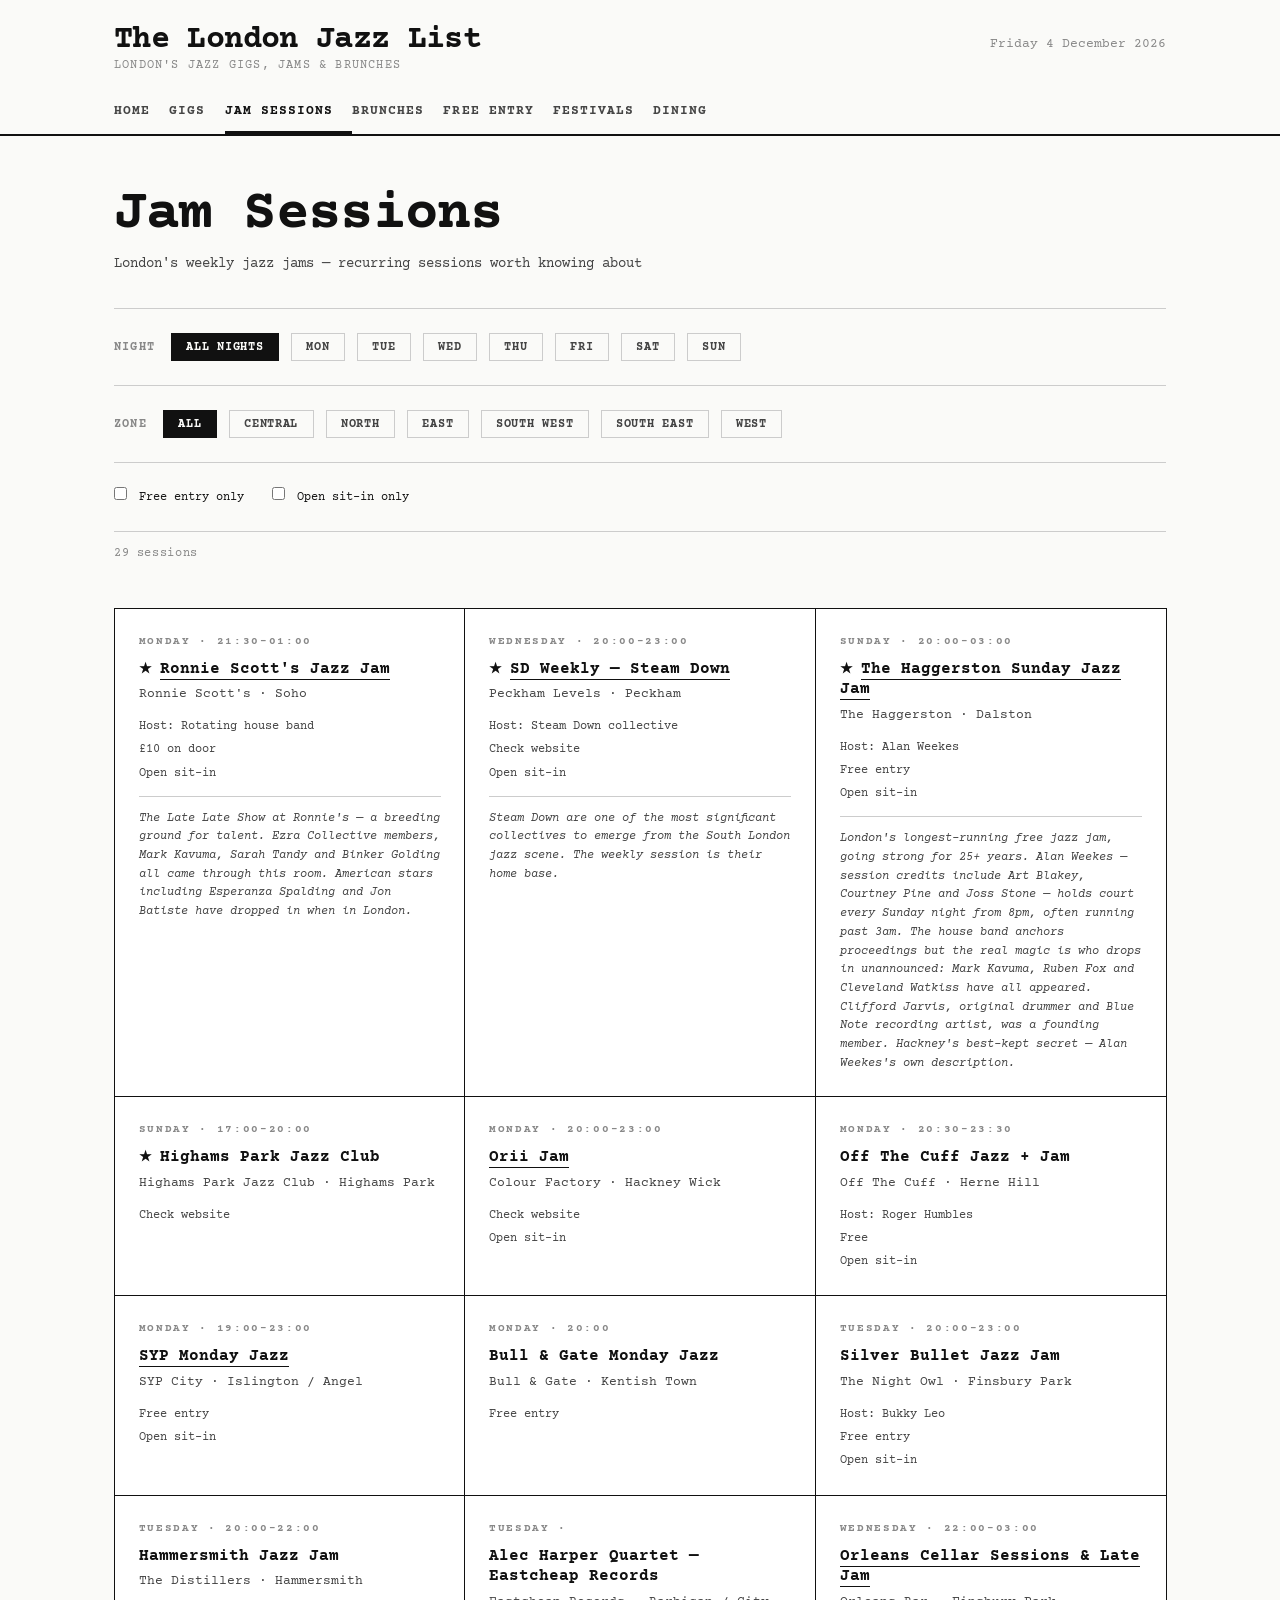
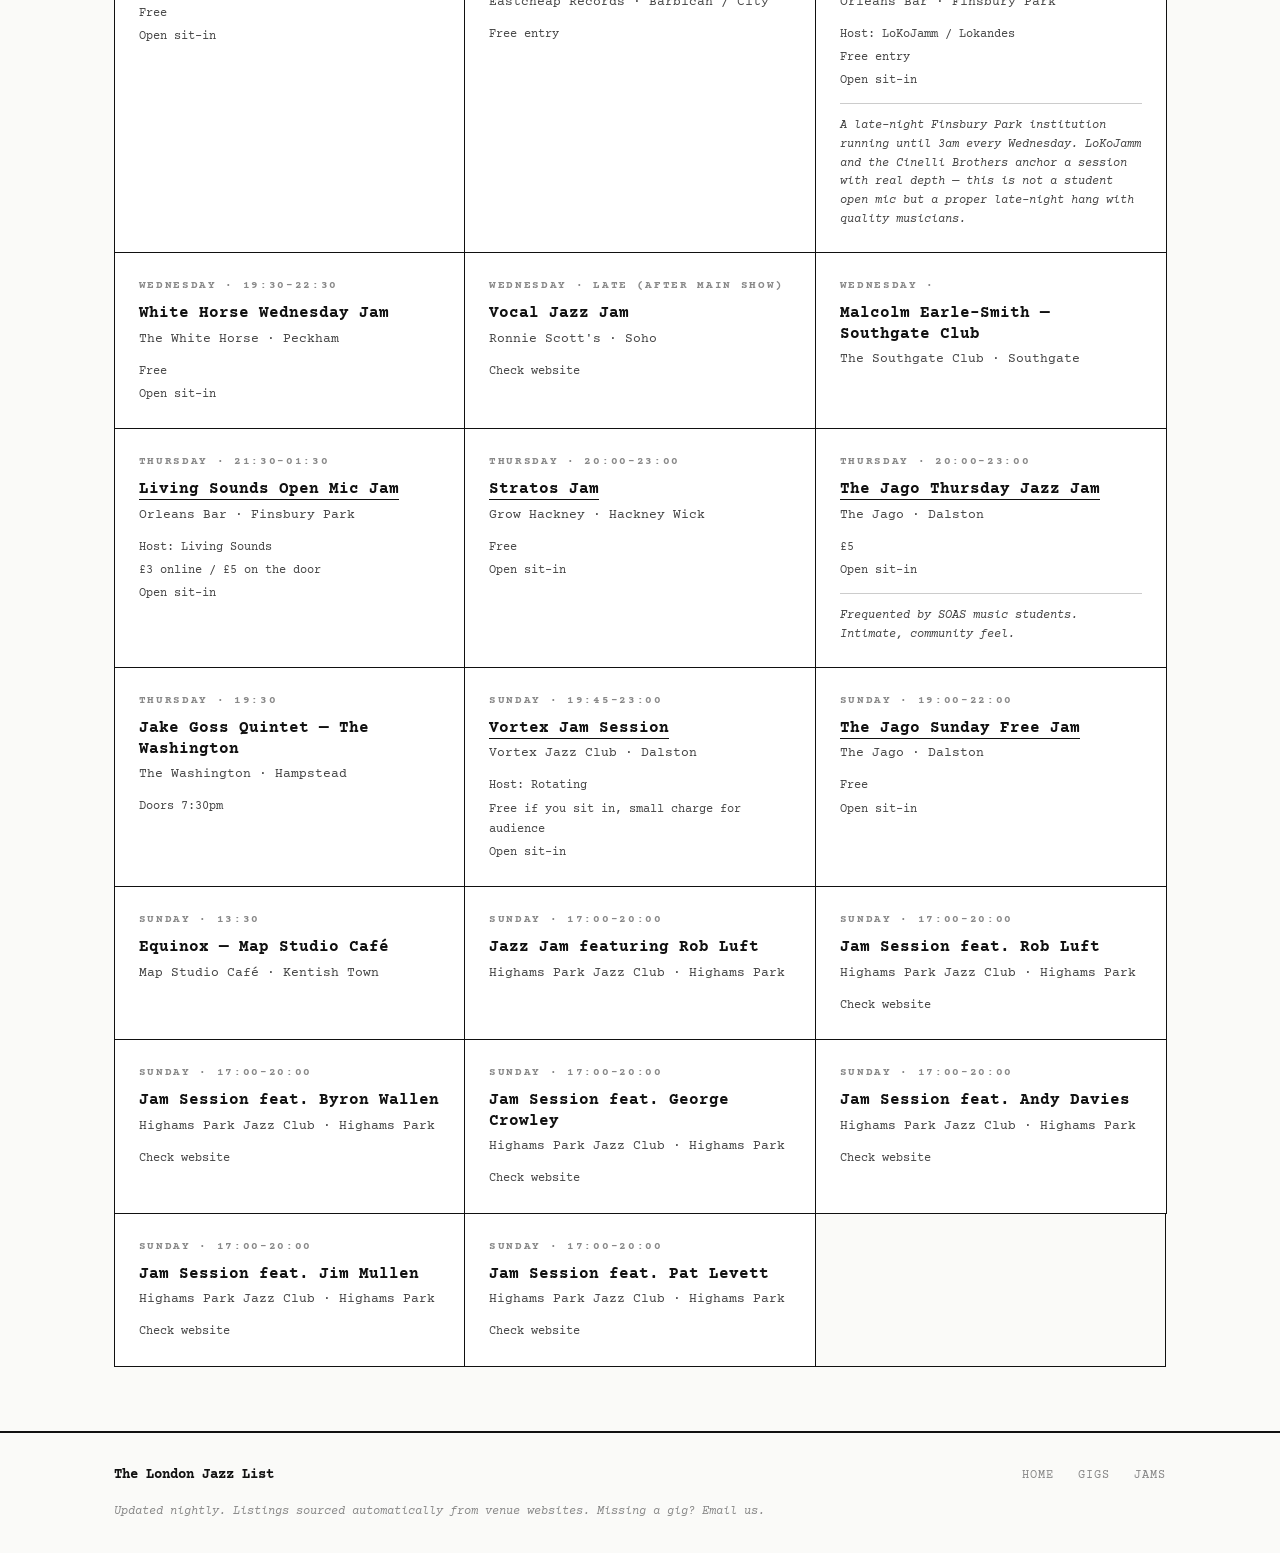
<file: jams.html>
<!DOCTYPE html>
<html lang="en">
<head>
  <meta charset="UTF-8">
  <meta name="viewport" content="width=device-width, initial-scale=1.0">
  <title>Jazz Jam Sessions London — Weekly Jams & Open Sessions | The London Jazz List</title>
  <meta name="description" content="London's weekly jazz jam sessions — from the legendary Haggerston Sunday jam to Steam Down at Peckham Levels. Open sit-ins, free jams, and recurring sessions across London.">
  <meta name="keywords" content="jazz jam session london, london jazz jam, open jazz jam london, jazz sit in london, free jazz jam london, sunday jazz jam london, haggerston jazz, vortex jazz jam, dalston jazz jam, peckham jazz, hackney jazz jam, weekly jazz london">
  <link rel="canonical" href="https://londonjazzlist.co.uk/jams.html">

  <!-- Open Graph -->
  <meta property="og:title" content="Jazz Jam Sessions London — Weekly Jams & Open Sessions | The London Jazz List">
  <meta property="og:description" content="London's weekly jazz jam sessions — from the legendary Haggerston Sunday jam to Steam Down at Peckham Levels. Open sit-ins, free jams, and recurring sessions across London.">
  <meta property="og:url" content="https://londonjazzlist.co.uk/jams.html">
  <meta property="og:type" content="website">
  <meta property="og:site_name" content="The London Jazz List">
  <meta property="og:locale" content="en_GB">

  <!-- Twitter Card -->
  <meta name="twitter:card" content="summary">
  <meta name="twitter:title" content="Jazz Jam Sessions London — Weekly Jams & Open Sessions | The London Jazz List">
  <meta name="twitter:description" content="London's weekly jazz jam sessions — from the legendary Haggerston Sunday jam to Steam Down at Peckham Levels. Open sit-ins, free jams, and recurring sessions across London.">

  <!-- Geo -->
  <meta name="geo.region" content="GB-LND">
  <meta name="geo.placename" content="London">

  <link rel="stylesheet" href="css/style.css">

  <script type="application/ld+json">
  {
    "@context": "https://schema.org",
    "@type": "ItemList",
    "name": "London Jazz Events",
    "description": "Upcoming jazz events in London",
    "url": "https://londonjazzlist.co.uk/gigs.html"
  }
  </script>

</head>
<body>

  <div id="header"></div>

  <main>
    <div class="container">

      <section class="page-hero">
        <h1>Jam Sessions</h1>
        <p class="subtitle">London's weekly jazz jams — recurring sessions worth knowing about</p>
      </section>

      <div class="filters">
        <span class="filter-label">Night</span>
        <button class="filter-btn active" data-day="all">All nights</button>
        <button class="filter-btn" data-day="Monday">Mon</button>
        <button class="filter-btn" data-day="Tuesday">Tue</button>
        <button class="filter-btn" data-day="Wednesday">Wed</button>
        <button class="filter-btn" data-day="Thursday">Thu</button>
        <button class="filter-btn" data-day="Friday">Fri</button>
        <button class="filter-btn" data-day="Saturday">Sat</button>
        <button class="filter-btn" data-day="Sunday">Sun</button>
      </div>

      <div class="filters">
        <span class="filter-label">Zone</span>
        <button class="filter-btn active" data-zone="all">All</button>
        <button class="filter-btn" data-zone="Central">Central</button>
        <button class="filter-btn" data-zone="North">North</button>
        <button class="filter-btn" data-zone="East">East</button>
        <button class="filter-btn" data-zone="South West">South West</button>
        <button class="filter-btn" data-zone="South East">South East</button>
        <button class="filter-btn" data-zone="West">West</button>
      </div>

      <div class="filters">
        <label style="font-size:0.75rem;cursor:pointer">
          <input type="checkbox" id="free-only" style="margin-right:0.3rem">
          Free entry only
        </label>
        <label style="font-size:0.75rem;cursor:pointer;margin-left:1rem">
          <input type="checkbox" id="sitin-only" style="margin-right:0.3rem">
          Open sit-in only
        </label>
      </div>

      <div class="result-count" id="result-count"></div>
      <div id="jam-grid" class="jam-grid"></div>

    </div>
  </main>

  <div id="footer"></div>

  <script src="js/data.js"></script>
  <script src="js/utils.js"></script>
  <script>
    document.getElementById('header').innerHTML = renderHeader('jams.html');
    document.getElementById('footer').innerHTML = renderFooter();

    let allJams = [];
    let activeDay  = 'all';
    let activeZone = 'all';
    let freeOnly   = false;
    let sitInOnly  = false;

    const DAY_ORDER = ['Monday','Tuesday','Wednesday','Thursday','Friday','Saturday','Sunday'];

    async function init() {
      const jams = await fetchData('jam_sessions');
      allJams = jams
        .filter(j => j.active !== false && j.active !== 'FALSE')
        .sort((a, b) => {
          // Editors picks first
          const ap = a.editors_pick === true || a.editors_pick === 'TRUE';
          const bp = b.editors_pick === true || b.editors_pick === 'TRUE';
          if (ap !== bp) return bp - ap;
          // Then by day of week
          return DAY_ORDER.indexOf(a.day_of_week) - DAY_ORDER.indexOf(b.day_of_week);
        });
      render();
    }

    function getFiltered() {
      return allJams.filter(j => {
        if (activeDay !== 'all' && j.day_of_week !== activeDay) return false;
        if (activeZone !== 'all' && j.zone !== activeZone)      return false;
        if (freeOnly  && j.free_or_paid !== 'Free')             return false;
        if (sitInOnly && j.open_to_sit_in !== true && j.open_to_sit_in !== 'TRUE') return false;
        return true;
      });
    }

    function render() {
      const filtered = getFiltered();
      document.getElementById('result-count').textContent =
        `${filtered.length} session${filtered.length !== 1 ? 's' : ''}`;

      const grid = document.getElementById('jam-grid');
      if (!filtered.length) {
        grid.outerHTML = '<div id="jam-grid"></div>';
        showEmpty(document.getElementById('jam-grid'), 'No sessions found.');
        return;
      }
      grid.innerHTML = filtered.map(renderJamCard).join('');
    }

    document.querySelectorAll('[data-day]').forEach(btn => {
      btn.addEventListener('click', () => {
        document.querySelectorAll('[data-day]').forEach(b => b.classList.remove('active'));
        btn.classList.add('active');
        activeDay = btn.dataset.day;
        render();
      });
    });

    document.querySelectorAll('[data-zone]').forEach(btn => {
      btn.addEventListener('click', () => {
        document.querySelectorAll('[data-zone]').forEach(b => b.classList.remove('active'));
        btn.classList.add('active');
        activeZone = btn.dataset.zone;
        render();
      });
    });

    document.getElementById('free-only').addEventListener('change', e => {
      freeOnly = e.target.checked; render();
    });
    document.getElementById('sitin-only').addEventListener('change', e => {
      sitInOnly = e.target.checked; render();
    });

    init();
  </script>
</body>
</html>
</file>
<file: css/style.css>
/* ============================================================
   THE LONDON JAZZ LIST — style.css
   Typewriter aesthetic: Courier Prime, black & white, editorial
   ============================================================ */

@import url('https://fonts.googleapis.com/css2?family=Courier+Prime:ital,wght@0,400;0,700;1,400;1,700&display=swap');

/* ── Variables ─────────────────────────────────────────────── */
:root {
  --bg:          #fafaf8;
  --bg-alt:      #f2f2ee;
  --text:        #111111;
  --text-mid:    #444444;
  --text-light:  #888888;
  --border:      #cccccc;
  --border-dark: #111111;
  --accent:      #111111;
  --tag-bg:      #111111;
  --tag-text:    #fafaf8;
  --card-bg:     #ffffff;
  --font:        'Courier Prime', 'Courier New', Courier, monospace;
  --max-width:   1100px;
  --col-gap:     2rem;
}

/* ── Reset ──────────────────────────────────────────────────── */
*, *::before, *::after { box-sizing: border-box; margin: 0; padding: 0; }
html { font-size: 16px; scroll-behavior: smooth; }
body {
  font-family: var(--font);
  background: var(--bg);
  color: var(--text);
  line-height: 1.6;
  -webkit-font-smoothing: antialiased;
}
a { color: inherit; text-decoration: none; }
a:hover { text-decoration: underline; }
img { max-width: 100%; display: block; }
ul { list-style: none; }

/* ── Layout ─────────────────────────────────────────────────── */
.container {
  max-width: var(--max-width);
  margin: 0 auto;
  padding: 0 1.5rem;
}

/* ── Header ─────────────────────────────────────────────────── */
.site-header {
  border-bottom: 2px solid var(--border-dark);
  padding: 1.5rem 0 0;
  background: var(--bg);
  position: sticky;
  top: 0;
  z-index: 100;
}

.header-top {
  display: flex;
  align-items: baseline;
  justify-content: space-between;
  padding-bottom: 1rem;
  gap: 1rem;
}

.site-title {
  font-size: clamp(1.4rem, 4vw, 2rem);
  font-weight: 700;
  letter-spacing: -0.02em;
  line-height: 1;
}

.site-title a { text-decoration: none; }

.site-tagline {
  font-size: 0.75rem;
  color: var(--text-light);
  letter-spacing: 0.1em;
  text-transform: uppercase;
}

.header-date {
  font-size: 0.8rem;
  color: var(--text-light);
  white-space: nowrap;
}

/* ── Navigation ─────────────────────────────────────────────── */
.site-nav {
  display: flex;
  gap: 0;
  overflow-x: auto;
  -webkit-overflow-scrolling: touch;
  scrollbar-width: none;
}
.site-nav::-webkit-scrollbar { display: none; }

.site-nav a {
  font-size: 0.8rem;
  font-weight: 700;
  letter-spacing: 0.08em;
  text-transform: uppercase;
  padding: 0.6rem 1.2rem 0.6rem 0;
  white-space: nowrap;
  color: var(--text-mid);
  border-bottom: 3px solid transparent;
  transition: color 0.15s, border-color 0.15s;
}

.site-nav a:hover,
.site-nav a.active {
  color: var(--text);
  border-bottom-color: var(--border-dark);
  text-decoration: none;
}

/* ── Hero / Page title ──────────────────────────────────────── */
.page-hero {
  padding: 3rem 0 2rem;
  border-bottom: 1px solid var(--border);
}

.page-hero h1 {
  font-size: clamp(2rem, 6vw, 3.5rem);
  font-weight: 700;
  line-height: 1.1;
  letter-spacing: -0.03em;
}

.page-hero .subtitle {
  margin-top: 0.5rem;
  font-size: 0.9rem;
  color: var(--text-mid);
}

/* ── Filters ─────────────────────────────────────────────────── */
.filters {
  padding: 1.5rem 0;
  border-bottom: 1px solid var(--border);
  display: flex;
  flex-wrap: wrap;
  gap: 0.75rem;
  align-items: center;
}

.filter-label {
  font-size: 0.75rem;
  text-transform: uppercase;
  letter-spacing: 0.1em;
  color: var(--text-light);
  font-weight: 700;
  margin-right: 0.25rem;
}

.filter-btn {
  font-family: var(--font);
  font-size: 0.75rem;
  font-weight: 700;
  text-transform: uppercase;
  letter-spacing: 0.06em;
  padding: 0.4rem 0.9rem;
  border: 1.5px solid var(--border);
  background: transparent;
  color: var(--text-mid);
  cursor: pointer;
  transition: all 0.15s;
  white-space: nowrap;
}

.filter-btn:hover {
  border-color: var(--text);
  color: var(--text);
}

.filter-btn.active {
  background: var(--text);
  color: var(--bg);
  border-color: var(--text);
}

.filter-select {
  font-family: var(--font);
  font-size: 0.75rem;
  font-weight: 700;
  text-transform: uppercase;
  letter-spacing: 0.06em;
  padding: 0.4rem 0.9rem;
  border: 1.5px solid var(--border);
  background: var(--bg);
  color: var(--text-mid);
  cursor: pointer;
  appearance: none;
  -webkit-appearance: none;
  padding-right: 2rem;
  background-image: url("data:image/svg+xml,%3Csvg xmlns='http://www.w3.org/2000/svg' width='10' height='6'%3E%3Cpath d='M0 0l5 6 5-6z' fill='%23888'/%3E%3C/svg%3E");
  background-repeat: no-repeat;
  background-position: right 0.7rem center;
}

.filter-select:focus,
.filter-btn:focus {
  outline: 2px solid var(--text);
  outline-offset: 1px;
}

/* ── Date navigation ─────────────────────────────────────────── */
.date-nav {
  display: flex;
  gap: 0.5rem;
  flex-wrap: wrap;
  padding: 1rem 0;
}

.date-btn {
  font-family: var(--font);
  font-size: 0.75rem;
  font-weight: 700;
  letter-spacing: 0.06em;
  text-transform: uppercase;
  padding: 0.35rem 0.8rem;
  border: 1.5px solid var(--border);
  background: transparent;
  cursor: pointer;
  transition: all 0.15s;
}

.date-btn:hover { border-color: var(--text); }
.date-btn.active { background: var(--text); color: var(--bg); border-color: var(--text); }

/* ── Gig listings ────────────────────────────────────────────── */
.listings {
  padding: 2rem 0;
}

/* Date group header */
.date-group {
  margin-bottom: 2.5rem;
}

.date-group-header {
  display: flex;
  align-items: baseline;
  gap: 1rem;
  padding: 0.75rem 0;
  border-top: 2px solid var(--border-dark);
  margin-bottom: 1rem;
}

.date-group-day {
  font-size: 1.4rem;
  font-weight: 700;
  letter-spacing: -0.02em;
}

.date-group-meta {
  font-size: 0.8rem;
  color: var(--text-light);
  text-transform: uppercase;
  letter-spacing: 0.08em;
}

/* Gig card */
.gig-card {
  display: grid;
  grid-template-columns: 1fr auto;
  gap: 0.5rem 1.5rem;
  padding: 1.25rem 0;
  border-bottom: 1px solid var(--border);
  transition: background 0.1s;
}

.gig-card:hover {
  background: var(--bg-alt);
  margin: 0 -1.5rem;
  padding-left: 1.5rem;
  padding-right: 1.5rem;
}

.gig-main { grid-column: 1; }
.gig-aside {
  grid-column: 2;
  text-align: right;
  display: flex;
  flex-direction: column;
  align-items: flex-end;
  gap: 0.4rem;
}

.gig-artist {
  font-size: 1.05rem;
  font-weight: 700;
  letter-spacing: -0.01em;
  line-height: 1.3;
}

.editors-pick .gig-artist::before {
  content: "★ ";
  font-size: 0.8em;
}

.gig-venue {
  font-size: 0.85rem;
  color: var(--text-mid);
  margin-top: 0.2rem;
}

.gig-venue-name { font-weight: 700; }

.gig-description {
  font-size: 0.78rem;
  color: var(--text-light);
  margin-top: 0.4rem;
  font-style: italic;
  font-weight: 400;
  line-height: 1.5;
  max-width: 580px;
}

.gig-artist {
  font-size: 1.05rem;
  font-weight: 700;
  letter-spacing: -0.01em;
  line-height: 1.3;
}

.gig-tags {
  display: flex;
  flex-wrap: wrap;
  gap: 0.4rem;
  margin-top: 0.6rem;
}

.tag {
  font-size: 0.65rem;
  font-weight: 700;
  text-transform: uppercase;
  letter-spacing: 0.08em;
  padding: 0.2rem 0.5rem;
  border: 1px solid var(--border);
  color: var(--text-mid);
  white-space: nowrap;
}

.tag-special {
  background: var(--text);
  color: var(--bg);
  border-color: var(--text);
}

.tag-free {
  border-color: var(--text);
  color: var(--text);
}
.tag-format {
  border-color: var(--border);
  color: var(--text-mid);
  font-style: italic;
  letter-spacing: 0.04em;
  text-transform: none;
  font-size: 0.65rem;
}

.gig-time {
  font-size: 0.85rem;
  font-weight: 700;
  color: var(--text);
  white-space: nowrap;
}

.gig-price {
  font-size: 0.82rem;
  color: var(--text-mid);
  white-space: nowrap;
}

.gig-ticket-link {
  font-size: 0.72rem;
  font-weight: 700;
  text-transform: uppercase;
  letter-spacing: 0.1em;
  border-bottom: 1px solid var(--text);
  padding-bottom: 1px;
  white-space: nowrap;
}

.gig-ticket-link:hover { text-decoration: none; opacity: 0.7; }

/* ── Jam Sessions ────────────────────────────────────────────── */
.jam-grid {
  display: grid;
  grid-template-columns: repeat(auto-fill, minmax(300px, 1fr));
  gap: 1.5px;
  border: 1.5px solid var(--border-dark);
  margin: 2rem 0;
}

.jam-card {
  padding: 1.5rem;
  border: 1.5px solid var(--border-dark);
  background: var(--card-bg);
  margin: -1.5px;
}

.jam-card:hover { background: var(--bg-alt); }

.jam-day {
  font-size: 0.7rem;
  font-weight: 700;
  text-transform: uppercase;
  letter-spacing: 0.15em;
  color: var(--text-light);
  margin-bottom: 0.5rem;
}

.jam-name {
  font-size: 1rem;
  font-weight: 700;
  line-height: 1.3;
  margin-bottom: 0.3rem;
}

.jam-venue {
  font-size: 0.82rem;
  color: var(--text-mid);
  margin-bottom: 0.75rem;
}

.jam-details {
  font-size: 0.78rem;
  color: var(--text-mid);
  display: flex;
  flex-direction: column;
  gap: 0.2rem;
}

.jam-story {
  font-size: 0.78rem;
  font-style: italic;
  color: var(--text-mid);
  margin-top: 0.75rem;
  line-height: 1.5;
  border-top: 1px solid var(--border);
  padding-top: 0.75rem;
}

.jam-editors-pick .jam-name::before {
  content: "★ ";
  font-size: 0.85em;
}

/* ── Brunch cards ────────────────────────────────────────────── */
.brunch-grid {
  display: grid;
  grid-template-columns: repeat(auto-fill, minmax(280px, 1fr));
  gap: 1rem;
  margin: 2rem 0;
}

.brunch-card {
  padding: 1.25rem;
  border: 1.5px solid var(--border);
  background: var(--card-bg);
}

.brunch-card:hover { border-color: var(--border-dark); }

.brunch-venue {
  font-size: 1rem;
  font-weight: 700;
  margin-bottom: 0.25rem;
}

.brunch-when {
  font-size: 0.78rem;
  color: var(--text-mid);
  margin-bottom: 0.5rem;
}

.brunch-desc {
  font-size: 0.78rem;
  font-style: italic;
  color: var(--text-mid);
  line-height: 1.5;
  margin-bottom: 0.75rem;
}

.brunch-meta {
  font-size: 0.72rem;
  color: var(--text-light);
  display: flex;
  flex-wrap: wrap;
  gap: 0.5rem;
}

/* ── Free entry ──────────────────────────────────────────────── */
.free-list {
  margin: 2rem 0;
}

.free-item {
  display: grid;
  grid-template-columns: 120px 1fr auto;
  gap: 1rem;
  padding: 1rem 0;
  border-bottom: 1px solid var(--border);
  align-items: start;
}

.free-date {
  font-size: 0.78rem;
  font-weight: 700;
  text-transform: uppercase;
  letter-spacing: 0.06em;
  color: var(--text-mid);
}

.free-name {
  font-size: 0.95rem;
  font-weight: 700;
}

.free-venue {
  font-size: 0.8rem;
  color: var(--text-mid);
  margin-top: 0.2rem;
}

.free-desc {
  font-size: 0.78rem;
  font-style: italic;
  color: var(--text-mid);
  margin-top: 0.4rem;
}

.free-badge {
  font-size: 0.65rem;
  font-weight: 700;
  text-transform: uppercase;
  letter-spacing: 0.1em;
  padding: 0.25rem 0.6rem;
  border: 1.5px solid var(--text);
  white-space: nowrap;
}

/* ── Homepage ────────────────────────────────────────────────── */
.home-hero {
  padding: 3rem 0 2rem;
  border-bottom: 2px solid var(--border-dark);
}

.home-hero h1 {
  font-size: clamp(2.5rem, 8vw, 5rem);
  font-weight: 700;
  line-height: 1.0;
  letter-spacing: -0.04em;
  max-width: 700px;
}

.home-hero p {
  font-size: 0.9rem;
  color: var(--text-mid);
  margin-top: 1rem;
  max-width: 500px;
}

.home-sections {
  display: grid;
  grid-template-columns: repeat(auto-fit, minmax(200px, 1fr));
  border-top: 1.5px solid var(--border-dark);
  margin: 2rem 0;
}

.home-section-link {
  padding: 1.5rem;
  border-right: 1.5px solid var(--border-dark);
  border-bottom: 1.5px solid var(--border-dark);
  display: flex;
  flex-direction: column;
  gap: 0.5rem;
  transition: background 0.15s;
}

.home-section-link:last-child { border-right: none; }
.home-section-link:hover { background: var(--bg-alt); text-decoration: none; }

.home-section-count {
  font-size: 2rem;
  font-weight: 700;
  letter-spacing: -0.04em;
  line-height: 1;
}

.home-section-label {
  font-size: 0.75rem;
  text-transform: uppercase;
  letter-spacing: 0.1em;
  font-weight: 700;
  color: var(--text-mid);
}

.home-section-desc {
  font-size: 0.78rem;
  color: var(--text-light);
  font-style: italic;
}

.home-tonight {
  padding: 2rem 0;
  border-bottom: 1px solid var(--border);
}

.home-tonight h2 {
  font-size: 1.1rem;
  font-weight: 700;
  text-transform: uppercase;
  letter-spacing: 0.1em;
  margin-bottom: 1.5rem;
}

/* ── Loading / Empty states ──────────────────────────────────── */
.loading {
  text-align: center;
  padding: 4rem 0;
  font-size: 0.85rem;
  color: var(--text-light);
  letter-spacing: 0.05em;
}

.loading::after {
  content: '';
  animation: dots 1.5s infinite;
}

@keyframes dots {
  0%   { content: '.'; }
  33%  { content: '..'; }
  66%  { content: '...'; }
}

.empty-state {
  text-align: center;
  padding: 4rem 0;
  color: var(--text-light);
}

.empty-state p {
  font-size: 0.85rem;
  font-style: italic;
}

/* ── Footer ──────────────────────────────────────────────────── */
.site-footer {
  border-top: 2px solid var(--border-dark);
  padding: 2rem 0;
  margin-top: 4rem;
}

.footer-inner {
  display: flex;
  justify-content: space-between;
  align-items: baseline;
  flex-wrap: wrap;
  gap: 1rem;
}

.footer-brand {
  font-size: 0.85rem;
  font-weight: 700;
}

.footer-links {
  display: flex;
  gap: 1.5rem;
  font-size: 0.75rem;
  color: var(--text-light);
  text-transform: uppercase;
  letter-spacing: 0.08em;
}

.footer-note {
  font-size: 0.72rem;
  color: var(--text-light);
  font-style: italic;
  width: 100%;
}

/* ── Result count ────────────────────────────────────────────── */
.result-count {
  font-size: 0.78rem;
  color: var(--text-light);
  padding: 0.75rem 0;
  letter-spacing: 0.05em;
}

/* ── Responsive ──────────────────────────────────────────────── */
/* ── Mobile (≤640px) ─────────────────────────────────────── */
@media (max-width: 640px) {

  /* Container — tighter padding on small screens */
  .container {
    padding: 0 1rem;
  }

  /* Header — slightly more compact */
  .site-header {
    padding: 1rem 0 0;
  }
  .site-title a {
    font-size: 1.3rem;
  }
  .site-tagline {
    font-size: 0.7rem;
  }
  .header-date {
    font-size: 0.65rem;
  }

  /* Nav — scrollable, touch-friendly */
  .site-nav a {
    padding: 0.6rem 0.9rem;
    font-size: 0.75rem;
    white-space: nowrap;
  }

  /* Filters — stack and wrap cleanly */
  .filters {
    gap: 0.4rem;
    padding: 1rem 0;
  }
  .filter-btn, .date-btn {
    font-size: 0.72rem;
    padding: 0.3rem 0.65rem;
  }
  .filter-select {
    font-size: 0.75rem;
    padding: 0.3rem 0.5rem;
  }
  .filter-label {
    font-size: 0.7rem;
    width: 100%;
  }

  /* Result count */
  .result-count {
    font-size: 0.75rem;
    padding: 0.6rem 0;
  }

  /* Date group heading */
  .date-group-day {
    font-size: 1rem;
  }
  .date-group-meta {
    font-size: 0.72rem;
  }

  /* Gig card — stack vertically */
  .gig-card {
    grid-template-columns: 1fr;
    gap: 0.5rem;
    padding: 1rem 0;
  }
  .gig-artist {
    font-size: 1rem;
  }
  .gig-venue {
    font-size: 0.78rem;
  }
  .gig-description {
    font-size: 0.82rem;
  }
  .tag {
    font-size: 0.65rem;
    padding: 0.15rem 0.45rem;
  }

  /* Aside — row layout with book button on the right */
  .gig-aside {
    grid-column: 1;
    display: flex;
    flex-direction: row;
    align-items: center;
    justify-content: space-between;
    flex-wrap: nowrap;
    gap: 0.5rem;
    text-align: left;
  }
  .gig-time {
    font-size: 0.78rem;
  }
  .gig-price {
    font-size: 0.78rem;
    font-weight: 600;
  }
  .gig-ticket-link {
    font-size: 0.78rem;
    padding: 0.4rem 0.85rem;
    min-height: 36px;           /* comfortable tap target */
    display: flex;
    align-items: center;
    white-space: nowrap;
    margin-left: auto;
  }

  /* Editors pick star label */
  .editors-pick::before {
    font-size: 0.65rem;
    padding: 0.15rem 0.5rem;
  }

  /* Free entry items */
  .free-item {
    grid-template-columns: 1fr;
    gap: 0.4rem;
  }

  /* Home page grid */
  .home-sections {
    grid-template-columns: 1fr 1fr;
  }
  .home-section-link {
    border-right: 1.5px solid var(--border-dark);
  }
  .home-section-link:nth-child(even) {
    border-right: none;
  }

  /* Page hero */
  .page-hero h1 {
    font-size: 1.6rem;
  }
  .page-hero .subtitle {
    font-size: 0.85rem;
  }
}

/* ── Very small screens (≤380px, older iPhones) ──────────── */
@media (max-width: 380px) {
  .home-sections {
    grid-template-columns: 1fr;
  }
  .home-section-link {
    border-right: none;
  }
  .gig-artist {
    font-size: 0.95rem;
  }
  .site-nav a {
    padding: 0.5rem 0.7rem;
    font-size: 0.7rem;
  }
}

/* ── Print ───────────────────────────────────────────────────── */
@media print {
  .site-header,
  .filters,
  .site-footer { display: none; }
}

.free-name-link,
.jam-name-link {
  font-weight: 700;
  border-bottom: 1px solid var(--text);
  padding-bottom: 1px;
}
.free-name-link:hover,
.jam-name-link:hover { opacity: 0.7; text-decoration: none; }
</file>
